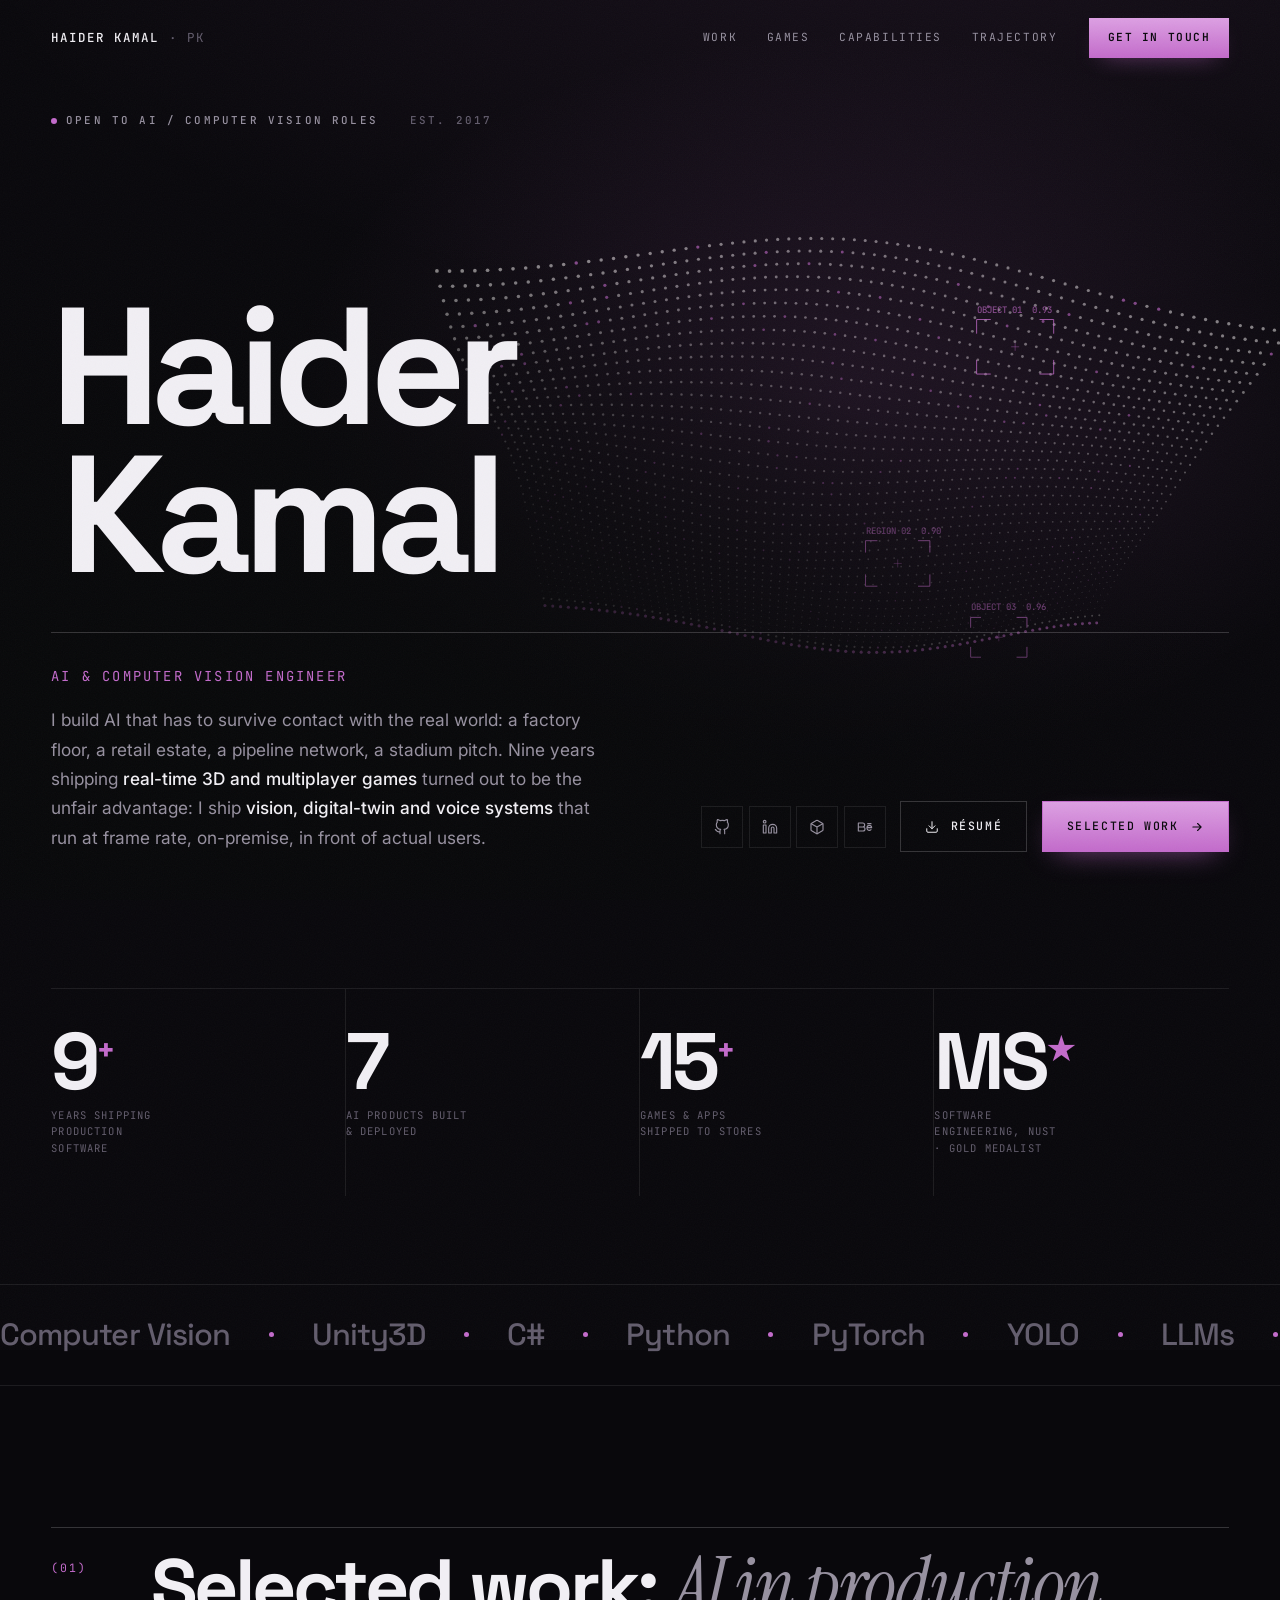
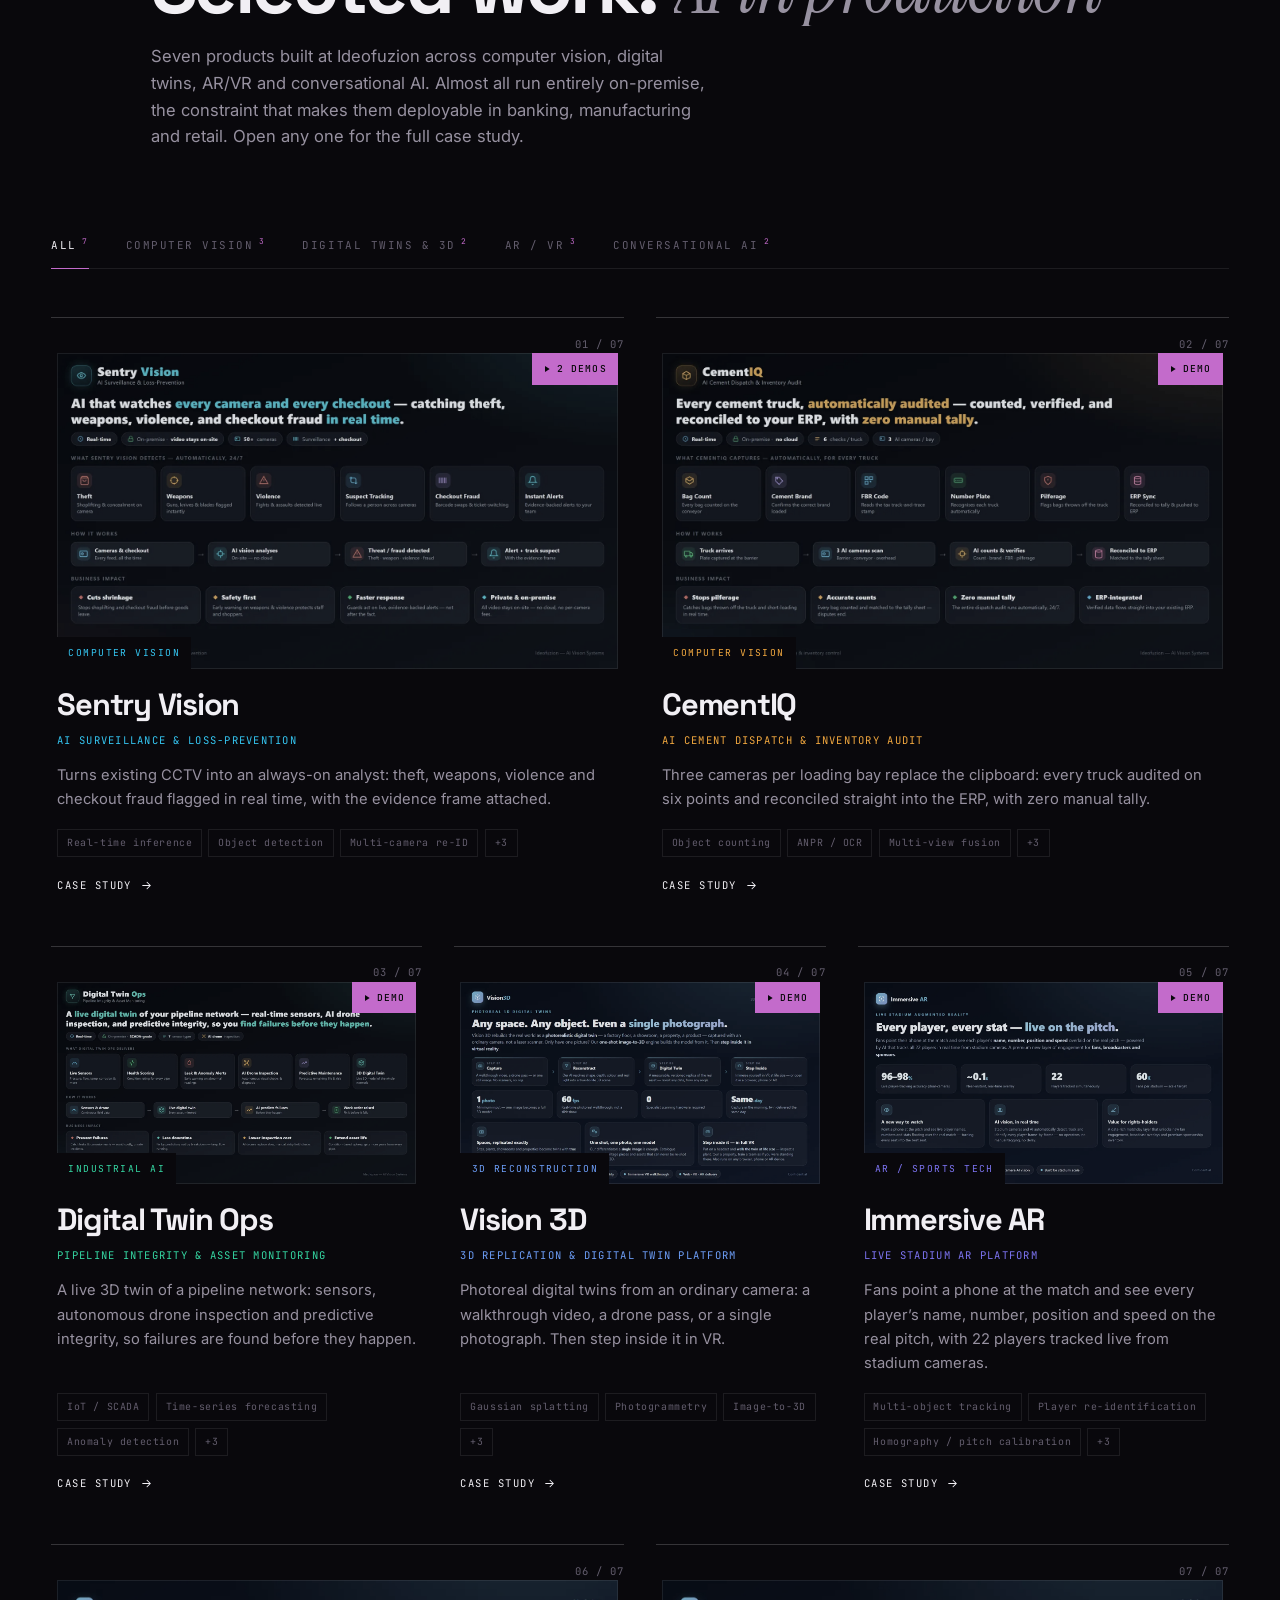
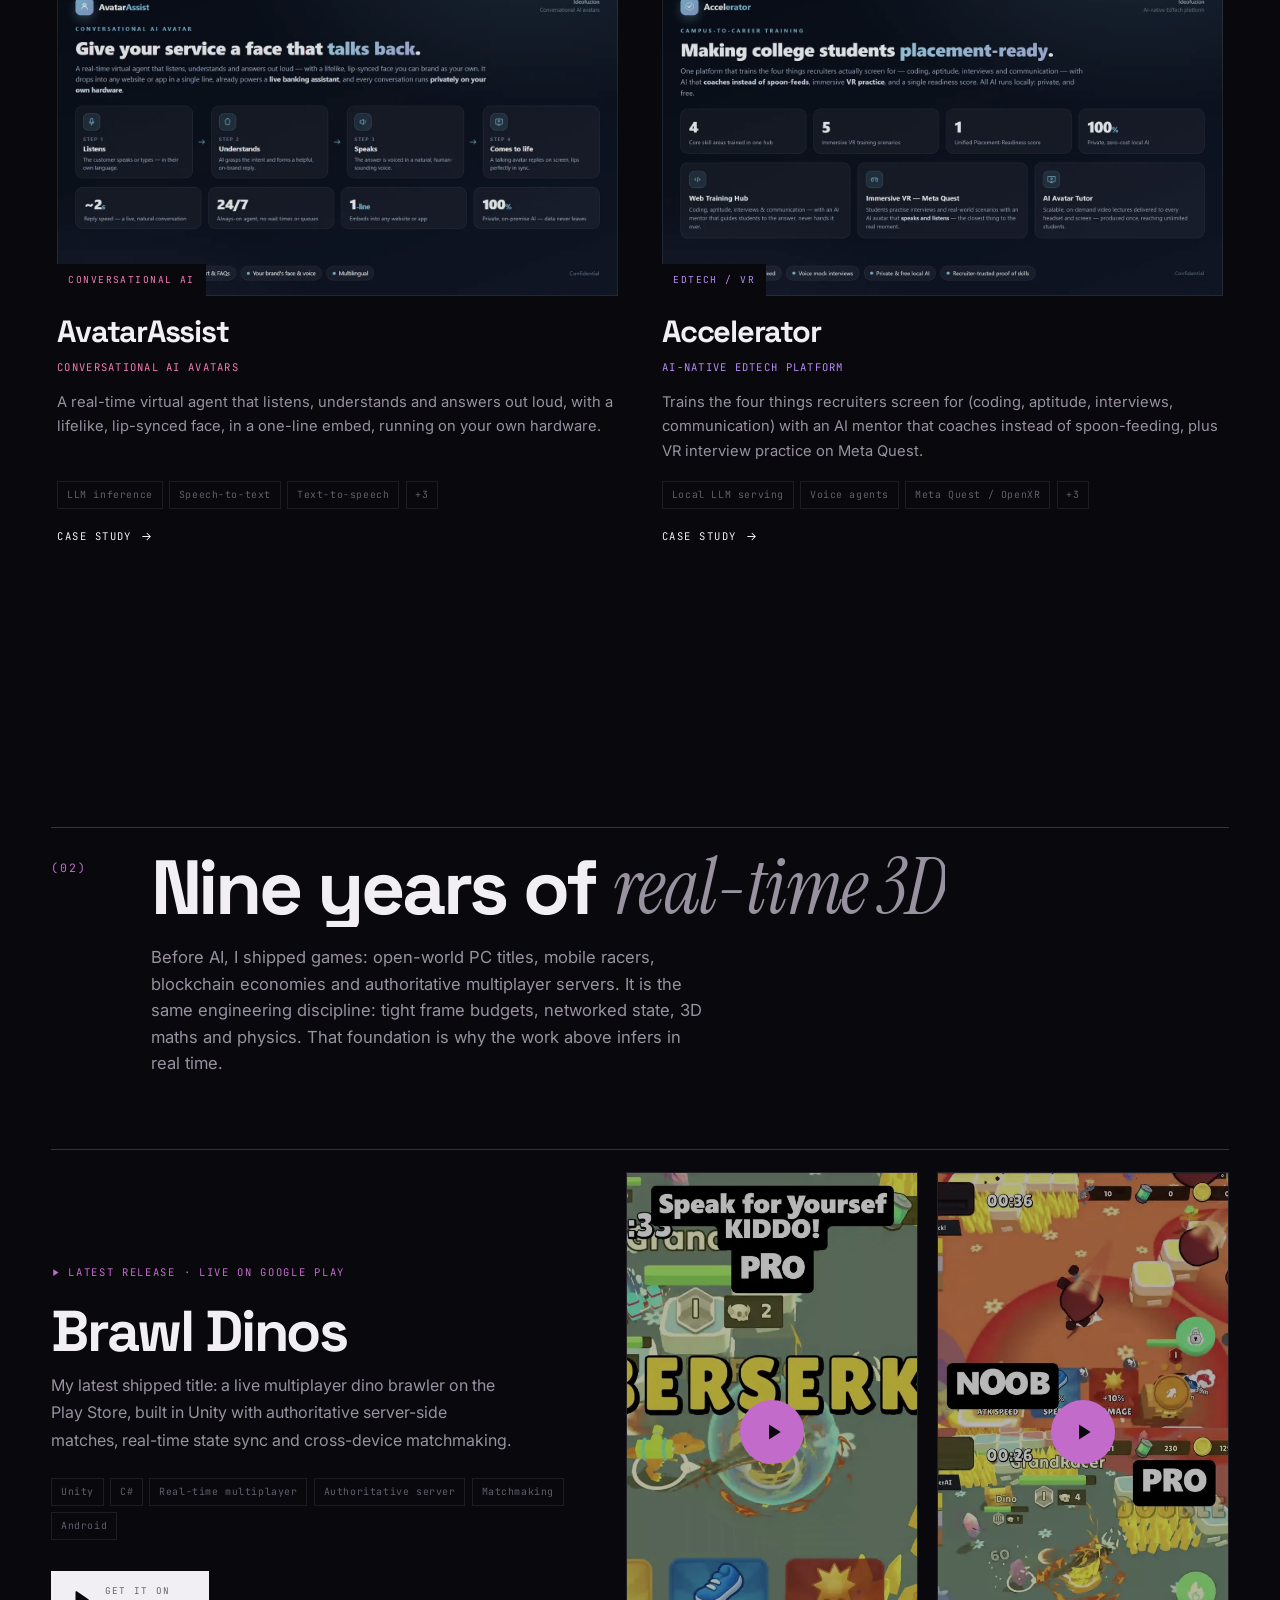
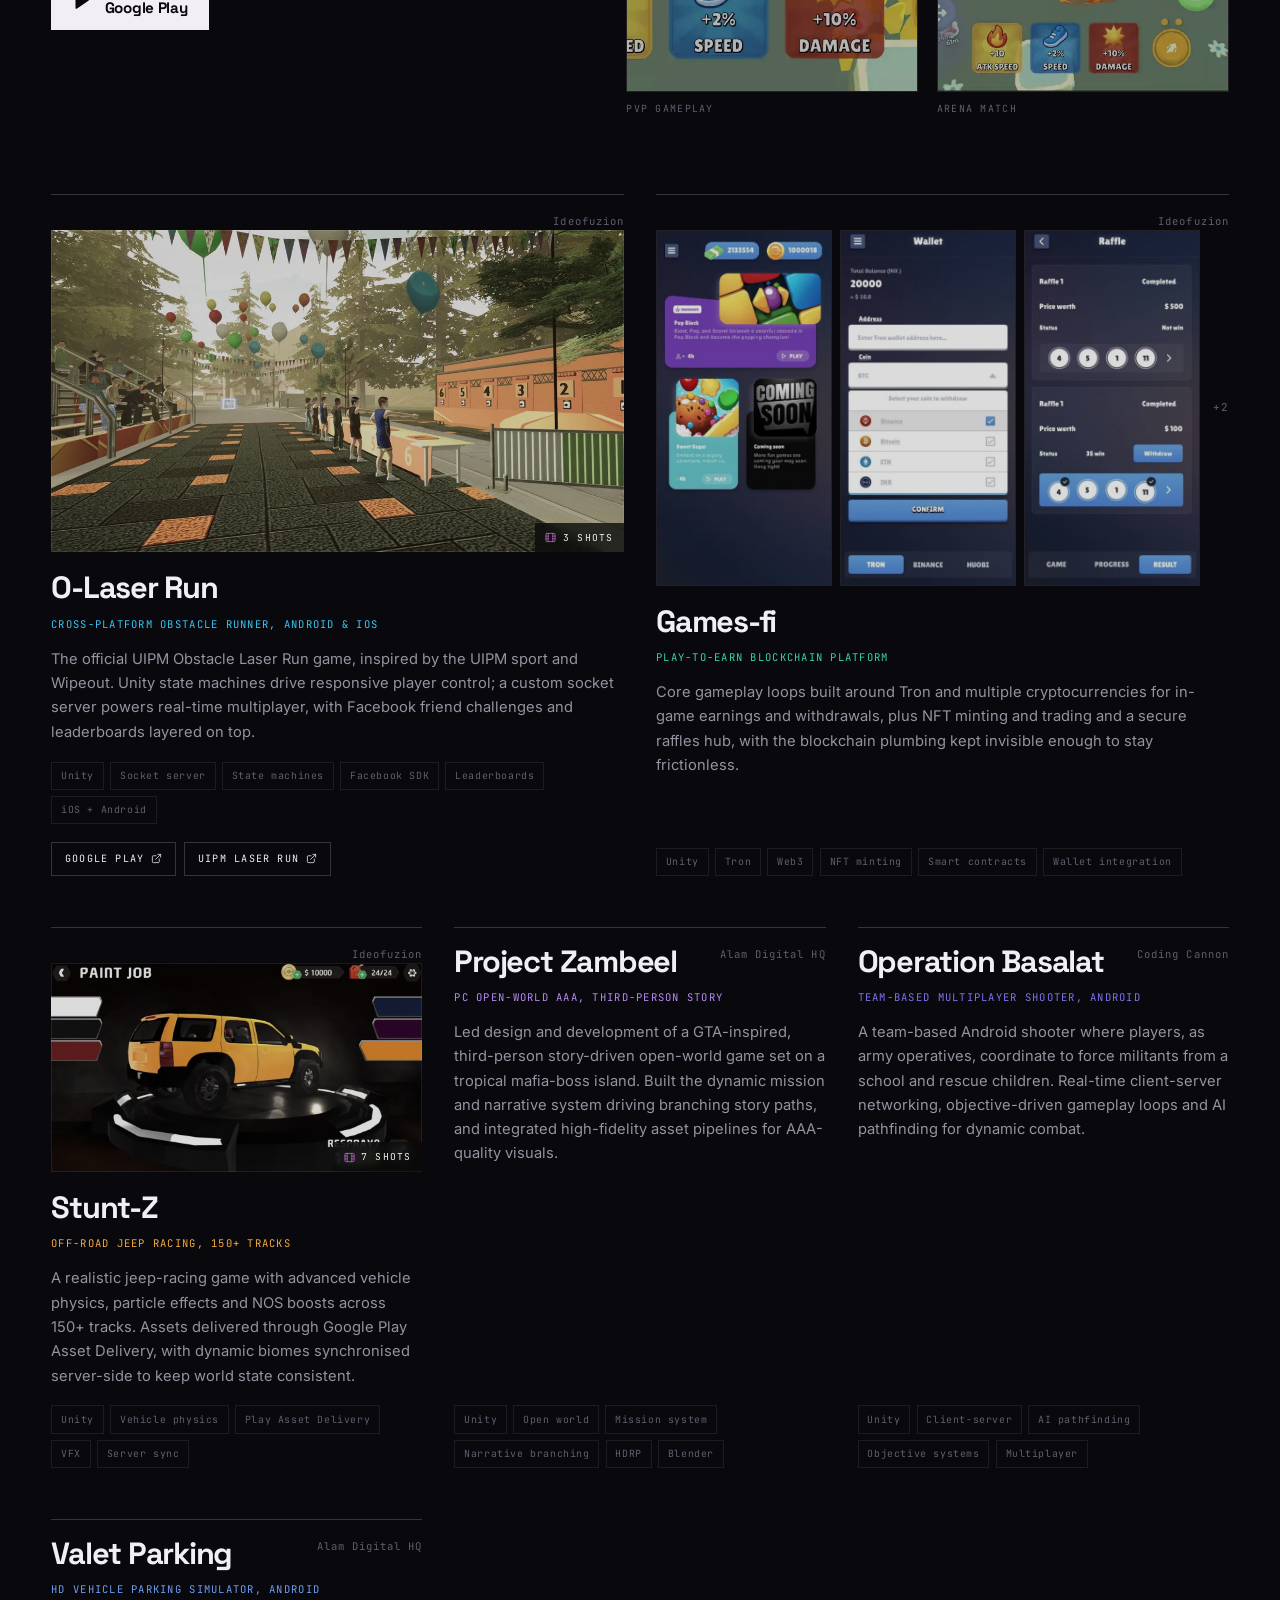
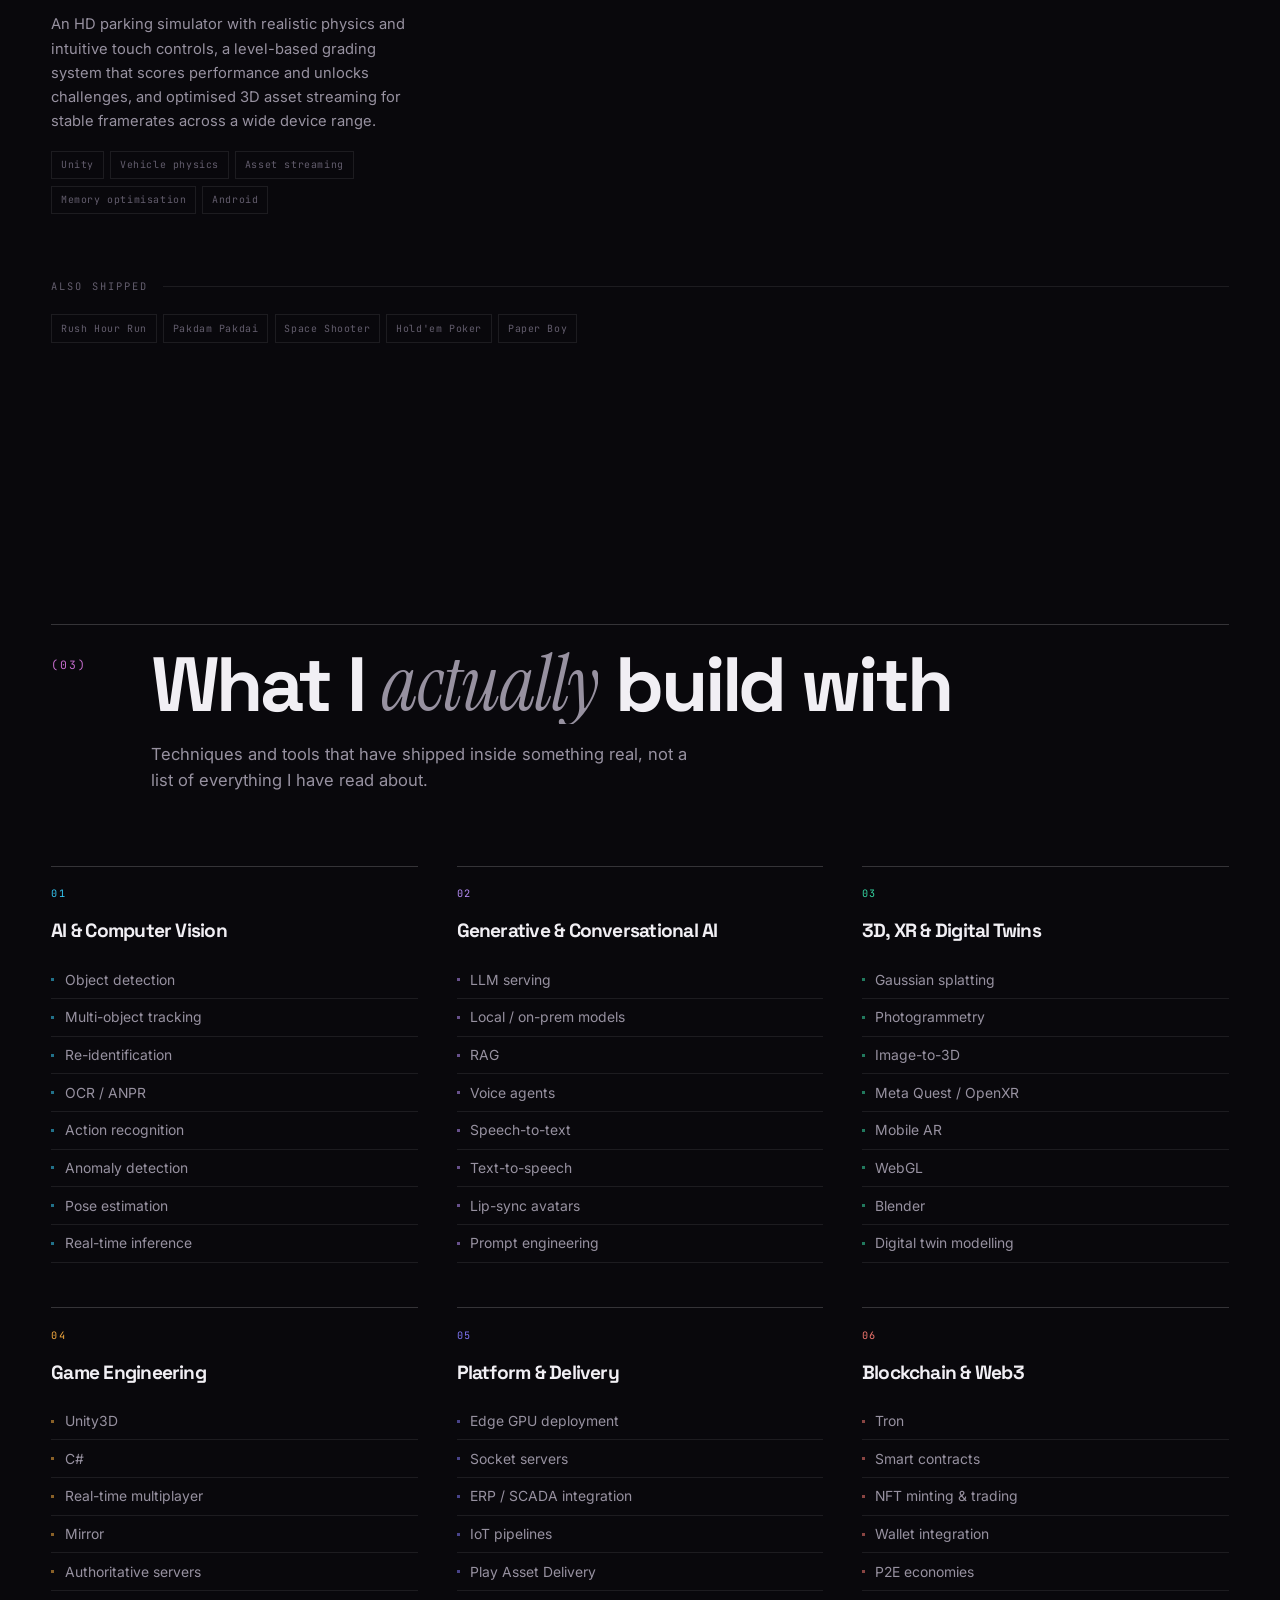
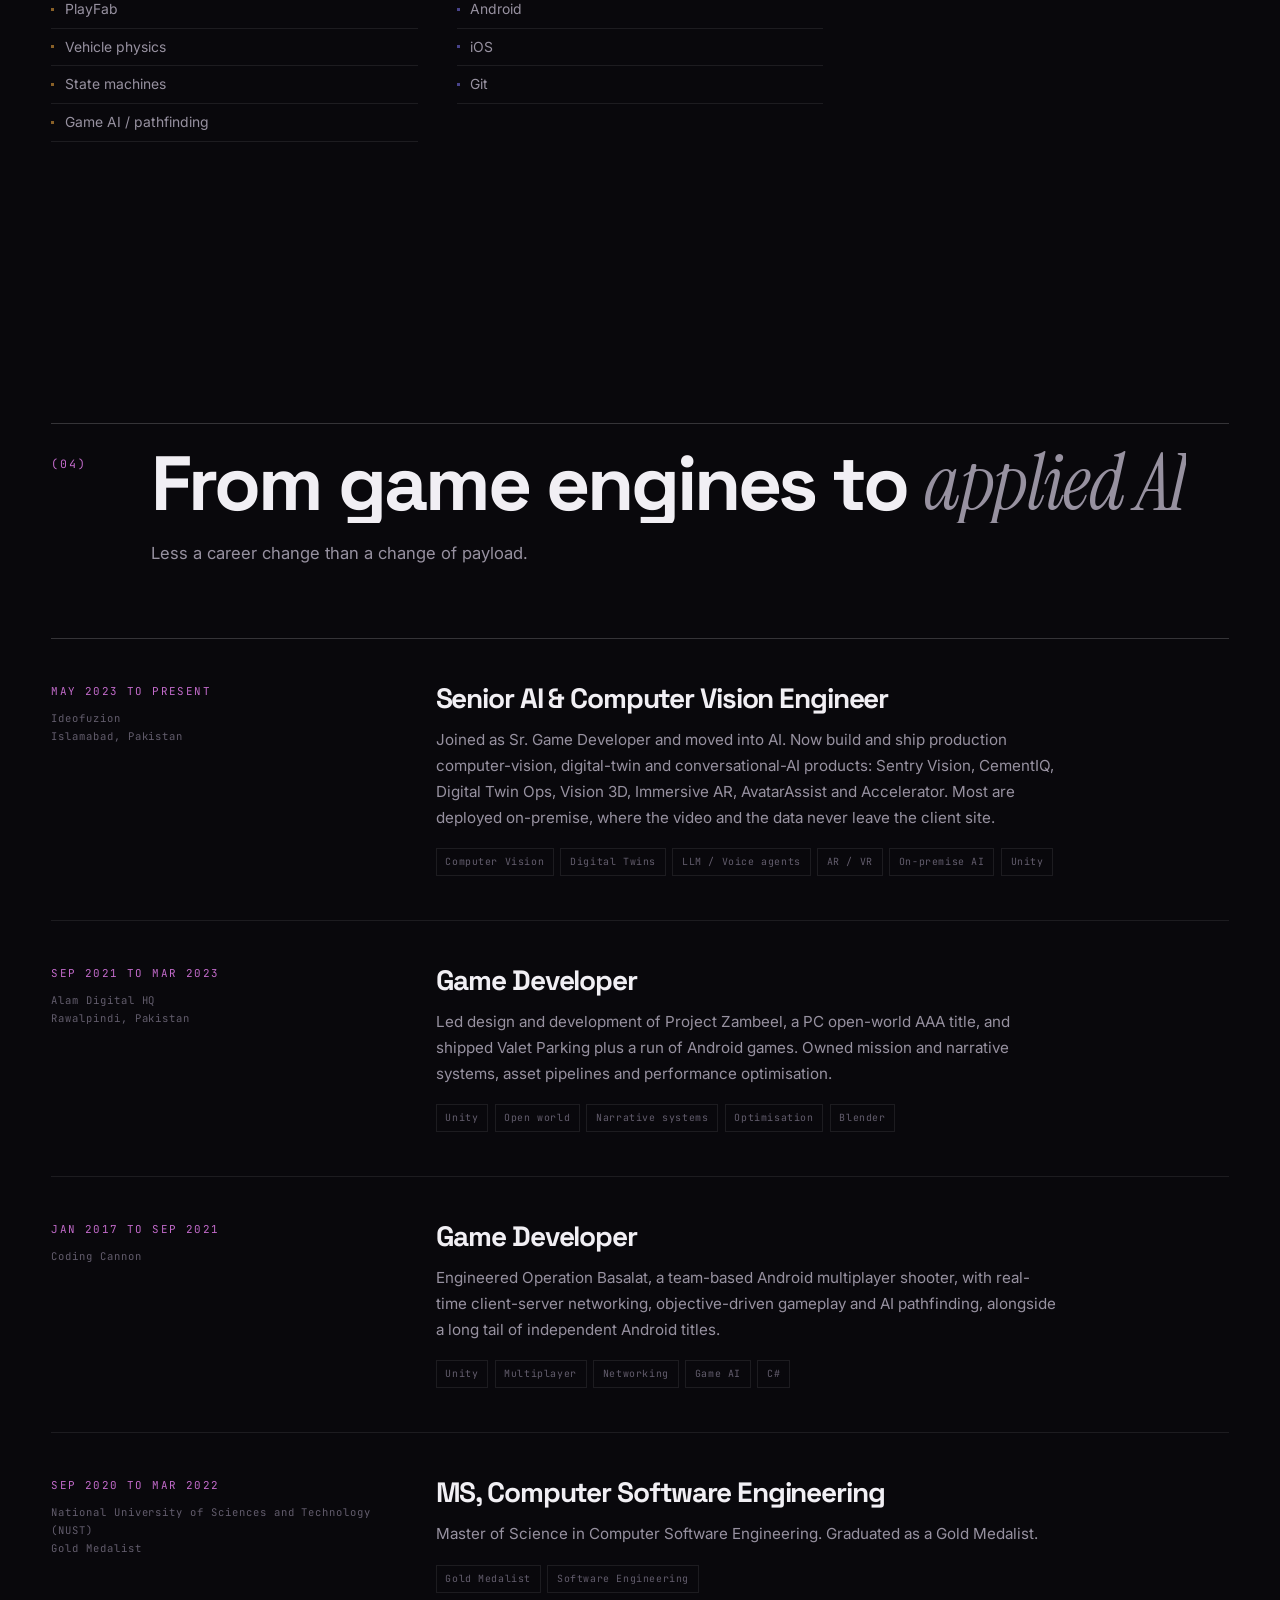
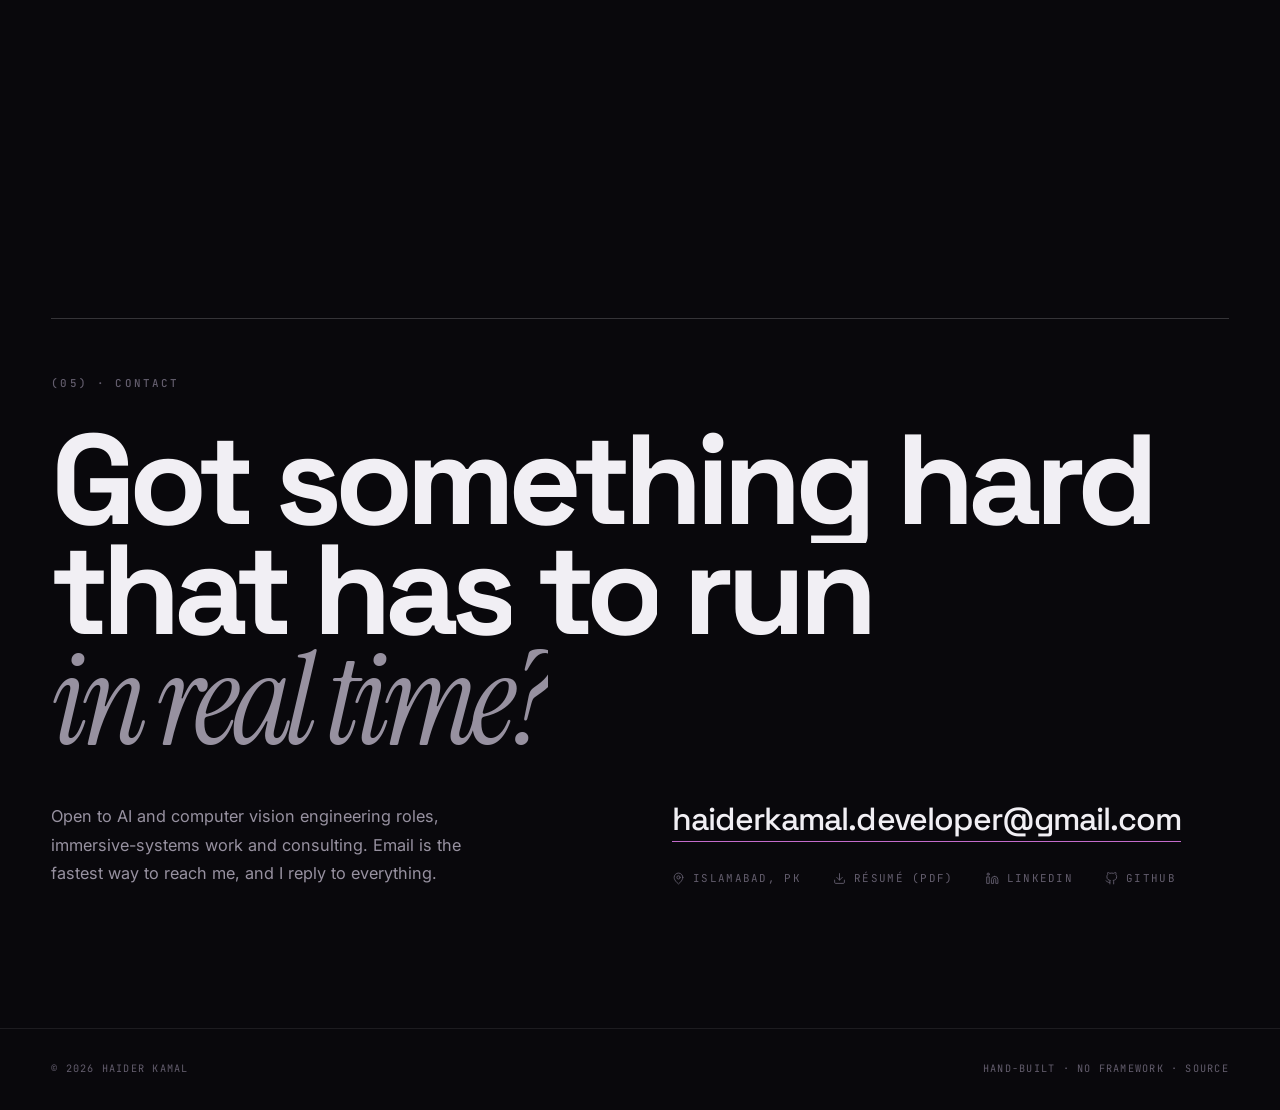
<file: index.html>
<!DOCTYPE html>
<html lang="en">
<head>
<meta charset="utf-8">
<meta name="viewport" content="width=device-width,initial-scale=1">
<title>Haider Kamal | AI, Computer Vision &amp; Real-Time 3D</title>
<meta name="description" content="Haider Kamal builds production computer vision, digital twin, AR/VR and conversational AI systems, with 9+ years shipping Unity games and real-time multiplayer. Islamabad, Pakistan.">
<meta name="author" content="Haider Kamal">
<meta name="theme-color" content="#09080c">
<link rel="canonical" href="https://haiderkamal.github.io/">

<meta property="og:type" content="website">
<meta property="og:url" content="https://haiderkamal.github.io/">
<meta property="og:title" content="Haider Kamal | AI, Computer Vision &amp; Real-Time 3D">
<meta property="og:description" content="Production computer vision, digital twins, AR/VR and conversational AI, plus 9+ years shipping Unity games and real-time multiplayer.">
<meta property="og:image" content="https://haiderkamal.github.io/assets/img/sentry-vision.webp">
<meta name="twitter:card" content="summary_large_image">

<link rel="icon" href="data:image/svg+xml,<svg xmlns='http://www.w3.org/2000/svg' viewBox='0 0 100 100'><rect width='100' height='100' fill='%2309080c'/><text x='50' y='67' font-size='46' font-family='monospace' font-weight='700' text-anchor='middle' fill='%23c36bcb'>HK</text></svg>">

<link rel="preconnect" href="https://fonts.googleapis.com">
<link rel="preconnect" href="https://fonts.gstatic.com" crossorigin>
<link href="https://fonts.googleapis.com/css2?family=Inter:wght@400;500;600&family=Space+Grotesk:wght@500;600;700&family=JetBrains+Mono:wght@400;500&family=Instrument+Serif:ital@0;1&display=swap" rel="stylesheet">
<link rel="stylesheet" href="assets/css/style.css">

<script type="application/ld+json">
{
  "@context": "https://schema.org",
  "@type": "Person",
  "name": "Haider Kamal",
  "jobTitle": "AI, Computer Vision & Immersive Systems Engineer",
  "email": "mailto:haiderkamal.developer@gmail.com",
  "url": "https://haiderkamal.github.io/",
  "address": { "@type": "PostalAddress", "addressLocality": "Islamabad", "addressCountry": "PK" },
  "alumniOf": { "@type": "CollegeOrUniversity", "name": "National University of Sciences and Technology (NUST)" },
  "worksFor": { "@type": "Organization", "name": "Ideofuzion" },
  "sameAs": [
    "https://github.com/haiderkamal",
    "https://www.linkedin.com/in/haiderkamal-598596217",
    "https://www.behance.net/codingCannon",
    "https://sketchfab.com/prorookie123/models"
  ],
  "knowsAbout": ["Computer Vision","Digital Twins","Augmented Reality","Virtual Reality","Large Language Models","Unity3D","Real-time Multiplayer","3D Reconstruction"]
}
</script>
</head>
<body>

<div class="progress" id="progress"></div>

<!-- ============ NAV ============ -->
<header class="nav" id="nav">
  <div class="wrap nav-in">
    <a class="brand" href="#top"><b>Haider Kamal</b><i>· PK</i></a>
    <nav class="nav-links">
      <a href="#work">Work</a>
      <a href="#games">Games</a>
      <a href="#skills">Capabilities</a>
      <a href="#journey">Trajectory</a>
      <a class="nav-cta" href="#contact">Get in touch</a>
    </nav>
    <button class="burger" id="burger" aria-label="Toggle menu"><span></span></button>
  </div>
</header>

<main class="page">

<!-- ============ HERO ============ -->
<section class="hero" id="top">
  <canvas id="cloud" aria-hidden="true"></canvas>
  <div class="wrap hero-top">
    <div class="hero-meta mono-label">
      <span class="avail"><i class="dot"></i> Open to AI / computer vision roles</span>
      <span>Est. 2017</span>
    </div>
  </div>

  <div class="wrap hero-in">
    <h1><span><i>Haider</i></span><span class="l2"><i>Kamal</i></span></h1>

    <div class="hero-lower">
      <div>
        <span class="rotator" id="rotator"></span>
        <p class="hero-lede">
          I build AI that has to survive contact with the real world: a factory floor, a retail estate,
          a pipeline network, a stadium pitch. Nine years shipping
          <strong>real-time 3D and multiplayer games</strong> turned out to be the unfair advantage:
          I ship <strong>vision, digital-twin and voice systems</strong> that run at frame rate,
          on-premise, in front of actual users.
        </p>
      </div>
      <div class="hero-actions">
        <div class="socials">
          <a href="https://github.com/haiderkamal" target="_blank" rel="noopener" aria-label="GitHub" title="GitHub">
            <svg viewBox="0 0 24 24" fill="none" stroke="currentColor" stroke-width="1.7" stroke-linecap="round" stroke-linejoin="round"><path d="M9 19c-5 1.5-5-2.5-7-3m14 6v-3.87a3.37 3.37 0 0 0-.94-2.61c3.14-.35 6.44-1.54 6.44-7A5.44 5.44 0 0 0 20 4.77 5.07 5.07 0 0 0 19.91 1S18.73.65 16 2.48a13.38 13.38 0 0 0-7 0C6.27.65 5.09 1 5.09 1A5.07 5.07 0 0 0 5 4.77a5.44 5.44 0 0 0-1.5 3.78c0 5.42 3.3 6.61 6.44 7A3.37 3.37 0 0 0 9 18.13V22"/></svg>
          </a>
          <a href="https://www.linkedin.com/in/haiderkamal-598596217" target="_blank" rel="noopener" aria-label="LinkedIn" title="LinkedIn">
            <svg viewBox="0 0 24 24" fill="none" stroke="currentColor" stroke-width="1.7" stroke-linecap="round" stroke-linejoin="round"><path d="M16 8a6 6 0 0 1 6 6v7h-4v-7a2 2 0 0 0-4 0v7h-4v-7a6 6 0 0 1 6-6z"/><rect x="2" y="9" width="4" height="12"/><circle cx="4" cy="4" r="2"/></svg>
          </a>
          <a href="https://sketchfab.com/prorookie123/models" target="_blank" rel="noopener" aria-label="Sketchfab" title="Sketchfab · 3D models">
            <svg viewBox="0 0 24 24" fill="none" stroke="currentColor" stroke-width="1.7" stroke-linecap="round" stroke-linejoin="round"><path d="M21 16V8a2 2 0 0 0-1-1.73l-7-4a2 2 0 0 0-2 0l-7 4A2 2 0 0 0 3 8v8a2 2 0 0 0 1 1.73l7 4a2 2 0 0 0 2 0l7-4A2 2 0 0 0 21 16Z"/><path d="m3.3 7 8.7 5 8.7-5M12 22V12"/></svg>
          </a>
          <a href="https://www.behance.net/codingCannon" target="_blank" rel="noopener" aria-label="Behance" title="Behance">
            <svg viewBox="0 0 24 24" fill="none" stroke="currentColor" stroke-width="1.7" stroke-linecap="round" stroke-linejoin="round"><path d="M2 6h6.5a3 3 0 0 1 0 6H2zM2 12h7a3 3 0 0 1 0 6H2zM15 13h7a3.5 3.5 0 1 0-7 0v1a3.5 3.5 0 0 0 6 2"/><path d="M16 7h5"/></svg>
          </a>
        </div>
        <a class="btn" href="assets/Haider-Kamal-CV.pdf" download><span>
          <svg viewBox="0 0 24 24" fill="none" stroke="currentColor" stroke-width="1.7" stroke-linecap="round" stroke-linejoin="round"><path d="M21 15v4a2 2 0 0 1-2 2H5a2 2 0 0 1-2-2v-4"/><path d="m7 10 5 5 5-5"/><path d="M12 15V3"/></svg>
          Résumé</span></a>
        <a class="btn btn-solid" href="#work"><span>Selected work
          <svg viewBox="0 0 24 24" fill="none" stroke="currentColor" stroke-width="1.9" stroke-linecap="round" stroke-linejoin="round"><path d="M5 12h14M13 6l6 6-6 6"/></svg></span></a>
      </div>
    </div>
  </div>
</section>

<!-- ============ STATS ============ -->
<div class="wrap">
  <div class="stats rv">
    <div class="stat"><b>9<sup>+</sup></b><span>Years shipping production software</span></div>
    <div class="stat"><b>7</b><span>AI products built &amp; deployed</span></div>
    <div class="stat"><b>15<sup>+</sup></b><span>Games &amp; apps shipped to stores</span></div>
    <div class="stat"><b>MS<sup>★</sup></b><span>Software Engineering, NUST · Gold Medalist</span></div>
  </div>
</div>

<!-- ============ MARQUEE ============ -->
<div class="marquee" aria-hidden="true"><div class="marquee-track" id="marquee"></div></div>

<!-- ============ WORK ============ -->
<section id="work">
  <div class="wrap">
    <header class="sec-head">
      <span class="sec-idx">(01)</span>
      <div>
        <h2 class="split">Selected work: <em>AI in production</em></h2>
        <p>
          Seven products built at Ideofuzion across computer vision, digital twins, AR/VR and
          conversational AI. Almost all run entirely on-premise, the constraint that makes them
          deployable in banking, manufacturing and retail. Open any one for the full case study.
        </p>
      </div>
    </header>
    <div class="filters" id="filters"></div>
    <div class="grid" id="project-grid"></div>
  </div>
</section>

<!-- ============ GAMES ============ -->
<section id="games">
  <div class="wrap">
    <header class="sec-head">
      <span class="sec-idx">(02)</span>
      <div>
        <h2 class="split">Nine years of <em>real-time 3D</em></h2>
        <p>
          Before AI, I shipped games: open-world PC titles, mobile racers, blockchain economies and
          authoritative multiplayer servers. It is the same engineering discipline: tight frame budgets,
          networked state, 3D maths and physics. That foundation is why the work above infers in real time.
        </p>
      </div>
    </header>

    <div class="featured rv" id="featured"></div>
    <div class="grid" id="games-grid"></div>

    <div class="rv" style="margin-top:clamp(2.5rem,5vw,4rem)">
      <div class="m-h">Also shipped</div>
      <div class="pills" id="also"></div>
    </div>
  </div>
</section>

<!-- ============ CAPABILITIES ============ -->
<section id="skills">
  <div class="wrap">
    <header class="sec-head">
      <span class="sec-idx">(03)</span>
      <div>
        <h2 class="split">What I <em>actually</em> build with</h2>
        <p>Techniques and tools that have shipped inside something real, not a list of everything I have read about.</p>
      </div>
    </header>
    <div class="skills" id="skills-grid"></div>
  </div>
</section>

<!-- ============ TRAJECTORY ============ -->
<section id="journey">
  <div class="wrap">
    <header class="sec-head">
      <span class="sec-idx">(04)</span>
      <div>
        <h2 class="split">From game engines to <em>applied AI</em></h2>
        <p>Less a career change than a change of payload.</p>
      </div>
    </header>
    <div id="timeline"></div>
  </div>
</section>

<!-- ============ CONTACT ============ -->
<section id="contact">
  <div class="wrap">
    <div class="contact">
      <span class="mono-label">(05) · Contact</span>
      <h2 class="split">Got something hard that has to run <em>in real time?</em></h2>
      <div class="contact-grid">
        <p>
          Open to AI and computer vision engineering roles, immersive-systems work and consulting.
          Email is the fastest way to reach me, and I reply to everything.
        </p>
        <div>
          <a class="mail" href="mailto:haiderkamal.developer@gmail.com">haiderkamal.developer@gmail.com</a>
          <div class="contact-meta">
            <span>
              <svg viewBox="0 0 24 24" fill="none" stroke="currentColor" stroke-width="1.7" stroke-linecap="round" stroke-linejoin="round"><path d="M20 10c0 6-8 12-8 12s-8-6-8-12a8 8 0 0 1 16 0Z"/><circle cx="12" cy="10" r="3"/></svg>
              Islamabad, PK
            </span>
            <a href="assets/Haider-Kamal-CV.pdf" download>
              <svg viewBox="0 0 24 24" fill="none" stroke="currentColor" stroke-width="1.7" stroke-linecap="round" stroke-linejoin="round"><path d="M21 15v4a2 2 0 0 1-2 2H5a2 2 0 0 1-2-2v-4"/><path d="m7 10 5 5 5-5"/><path d="M12 15V3"/></svg>
              Résumé (PDF)
            </a>
            <a href="https://www.linkedin.com/in/haiderkamal-598596217" target="_blank" rel="noopener">
              <svg viewBox="0 0 24 24" fill="none" stroke="currentColor" stroke-width="1.7" stroke-linecap="round" stroke-linejoin="round"><path d="M16 8a6 6 0 0 1 6 6v7h-4v-7a2 2 0 0 0-4 0v7h-4v-7a6 6 0 0 1 6-6z"/><rect x="2" y="9" width="4" height="12"/><circle cx="4" cy="4" r="2"/></svg>
              LinkedIn
            </a>
            <a href="https://github.com/haiderkamal" target="_blank" rel="noopener">
              <svg viewBox="0 0 24 24" fill="none" stroke="currentColor" stroke-width="1.7" stroke-linecap="round" stroke-linejoin="round"><path d="M9 19c-5 1.5-5-2.5-7-3m14 6v-3.87a3.37 3.37 0 0 0-.94-2.61c3.14-.35 6.44-1.54 6.44-7A5.44 5.44 0 0 0 20 4.77 5.07 5.07 0 0 0 19.91 1S18.73.65 16 2.48a13.38 13.38 0 0 0-7 0C6.27.65 5.09 1 5.09 1A5.07 5.07 0 0 0 5 4.77a5.44 5.44 0 0 0-1.5 3.78c0 5.42 3.3 6.61 6.44 7A3.37 3.37 0 0 0 9 18.13V22"/></svg>
              GitHub
            </a>
          </div>
        </div>
      </div>
    </div>
  </div>
</section>

</main>

<footer>
  <div class="wrap foot-in">
    <span>© <span id="year"></span> Haider Kamal</span>
    <span>Hand-built · no framework · <a href="https://github.com/haiderkamal/haiderkamal.github.io" target="_blank" rel="noopener">source</a></span>
  </div>
</footer>

<!-- ============ MODAL ============ -->
<div class="modal" id="modal" role="dialog" aria-modal="true" aria-labelledby="modal-title">
  <div class="modal-panel" id="modal-panel"></div>
</div>

<!-- ============ SCREENSHOT LIGHTBOX ============ -->
<div class="lightbox" id="lightbox" role="dialog" aria-modal="true" aria-label="Screenshot viewer">
  <button class="lb-close" aria-label="Close viewer">
    <svg viewBox="0 0 24 24" fill="none" stroke="currentColor" stroke-width="1.9" stroke-linecap="round" stroke-linejoin="round"><path d="M18 6 6 18M6 6l12 12"/></svg>
  </button>
  <button class="lb-nav lb-prev" aria-label="Previous screenshot">
    <svg viewBox="0 0 24 24" fill="none" stroke="currentColor" stroke-width="1.7" stroke-linecap="round" stroke-linejoin="round"><path d="M15 18l-6-6 6-6"/></svg>
  </button>
  <figure class="lb-stage">
    <img id="lb-img" alt="">
    <figcaption><span id="lb-cap"></span><span id="lb-n"></span></figcaption>
  </figure>
  <button class="lb-nav lb-next" aria-label="Next screenshot">
    <svg viewBox="0 0 24 24" fill="none" stroke="currentColor" stroke-width="1.7" stroke-linecap="round" stroke-linejoin="round"><path d="M9 18l6-6-6-6"/></svg>
  </button>
</div>

<script src="assets/js/data.js"></script>
<script src="assets/js/cloud.js"></script>
<script src="assets/js/main.js"></script>
</body>
</html>
</file>
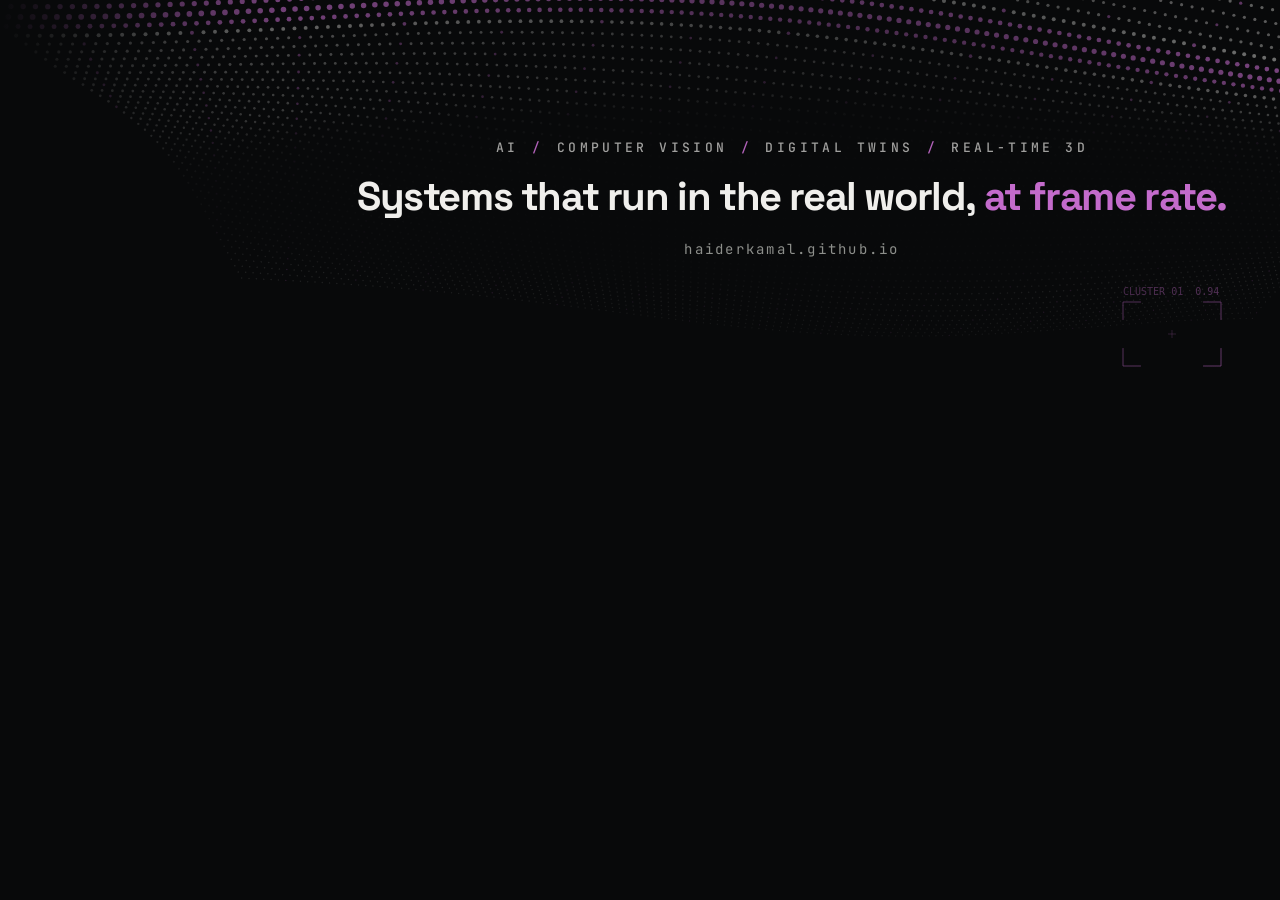
<file: assets/banner.html>
<!DOCTYPE html>
<html lang="en">
<head>
<meta charset="utf-8">
<title>LinkedIn banner source</title>
<!--
  LinkedIn banner source, 1584 x 396.

  Renders ONE deterministic frame of the hero point cloud (no rAF, fixed T)
  so a screenshot is reproducible. Open with #clean for the version without
  the text block.

  Safe zones this respects:
    - the profile photo overlaps the bottom-left, so nothing important sits
      below y=250 on the left third
    - mobile crops to roughly the middle 60%, so the text block is centred
-->
<link rel="preconnect" href="https://fonts.googleapis.com">
<link rel="preconnect" href="https://fonts.gstatic.com" crossorigin>
<link href="https://fonts.googleapis.com/css2?family=Space+Grotesk:wght@500;700&family=JetBrains+Mono:wght@400;500&display=swap" rel="stylesheet">
<style>
  :root{ --ink:#08090a; --paper:#f0efec; --dim:#8d8f8b; --accent:#c36bcb; }
  *{box-sizing:border-box}
  html,body{margin:0;padding:0;background:var(--ink)}
  .banner{
    position:relative;width:1584px;height:396px;overflow:hidden;
    background:var(--ink);
  }
  #cloud{position:absolute;inset:0;width:100%;height:100%;z-index:0}
  .vignette{
    position:absolute;inset:0;z-index:1;pointer-events:none;
    background:
      radial-gradient(60% 150% at 50% 55%, rgba(8,9,10,.88) 0%, rgba(8,9,10,.45) 45%, transparent 75%),
      linear-gradient(to right, var(--ink) 0%, rgba(8,9,10,.25) 18%, transparent 34%),
      linear-gradient(to left,  var(--ink) 0%, rgba(8,9,10,.15) 12%, transparent 28%);
  }
  .copy{
    position:absolute;z-index:2;left:50%;top:50%;transform:translate(-50%,-50%);
    text-align:center;width:1240px;
  }
  /* the text must sit on ink, not on lit points */
  .copy::before{
    content:"";position:absolute;z-index:-1;left:-140px;right:-140px;top:-64px;bottom:-56px;
    background:radial-gradient(ellipse 60% 52% at 50% 50%,
      rgba(8,9,10,.97) 0%, rgba(8,9,10,.93) 42%, rgba(8,9,10,.72) 66%, rgba(8,9,10,0) 84%);
  }
  .kicker{
    font-family:"JetBrains Mono",ui-monospace,monospace;font-size:13px;font-weight:500;
    letter-spacing:.26em;text-transform:uppercase;color:rgba(240,239,236,.66);margin:0 0 18px;
  }
  .kicker i{font-style:normal;color:var(--accent);opacity:.9;padding:0 .15em}
  .line{
    font-family:"Space Grotesk","Inter",system-ui,sans-serif;font-weight:700;
    font-size:40px;line-height:1.15;letter-spacing:-.035em;color:var(--paper);
    margin:0 0 20px;white-space:nowrap;
  }
  .line b{font-weight:700;color:var(--accent)}
  .url{
    font-family:"JetBrains Mono",ui-monospace,monospace;font-size:14px;letter-spacing:.16em;
    text-transform:lowercase;color:var(--dim);margin:0;
  }
  .rule{
    position:absolute;z-index:2;left:50%;transform:translateX(-50%);
    width:120px;height:1px;background:var(--accent);opacity:.5;bottom:52px;
  }
  :root:target{}
  body.clean .copy,body.clean .rule{display:none}
</style>
</head>
<body>
<div class="banner">
  <canvas id="cloud" width="1584" height="396"></canvas>
  <div class="vignette"></div>
  <div class="copy">
    <p class="kicker">AI <i>/</i> Computer Vision <i>/</i> Digital Twins <i>/</i> Real-Time 3D</p>
    <p class="line">Systems that run in the real world, <b>at frame rate.</b></p>
    <p class="url">haiderkamal.github.io</p>
  </div>
</div>

<script>
(function () {
  if (location.hash === '#clean') document.body.classList.add('clean');

  // ?c=RRGGBB repaints the whole banner, canvas included
  var q = /[?&]c=([0-9a-fA-F]{6})/.exec(location.search);
  if (q) document.documentElement.style.setProperty('--accent', '#' + q[1]);
  var hex = getComputedStyle(document.documentElement)
              .getPropertyValue('--accent').trim().replace('#', '');
  var AR = parseInt(hex.substr(0, 2), 16),
      AG = parseInt(hex.substr(2, 2), 16),
      AB = parseInt(hex.substr(4, 2), 16);
  function acc(a) { return 'rgba(' + AR + ',' + AG + ',' + AB + ',' + a + ')'; }

  var cv  = document.getElementById('cloud');
  var ctx = cv.getContext('2d');
  var W = 1584, H = 396;

  // wider, shallower grid than the site hero: a 4:1 strip reads as a horizon band
  var COLS = 150, ROWS = 46;
  var SPAN_X = 2600, SPAN_Z = 1150;
  var pts = [];
  for (var i = 0; i < COLS; i++) {
    for (var j = 0; j < ROWS; j++) {
      var u = i / (COLS - 1) * 2 - 1;
      var v = j / (ROWS - 1) * 2 - 1;
      pts.push({ u:u, v:v, x:u * SPAN_X / 2, z:v * SPAN_Z / 2, sx:0, sy:0, s:0,
                 hot: ((i * 7 + j * 13) % 19) === 0 });
    }
  }

  var T = 3.15;                     // fixed time: the frame is deterministic
  var FOCAL = 980, DIST = 1050, TILT = -0.62;
  var ry = 0.10, rx = TILT;
  var cosY = Math.cos(ry), sinY = Math.sin(ry);
  var cosX = Math.cos(rx), sinX = Math.sin(rx);
  var cx = W * 0.5, cy = H * 0.46;
  var scan = -0.74;

  ctx.clearRect(0, 0, W, H);

  for (var k = 0; k < pts.length; k++) {
    var p = pts[k];
    var y = (Math.sin(p.u * 2.6 + T * 0.5) * Math.cos(p.v * 2.1 - T * 0.36) * 74)
          + Math.sin((p.u + p.v) * 4.1 + T * 0.8) * 16;

    var x1 = p.x * cosY - p.z * sinY;
    var z1 = p.x * sinY + p.z * cosY;
    var y1 = y * cosX - z1 * sinX;
    var z2 = y * sinX + z1 * cosX;

    var s = FOCAL / (FOCAL + z2 + DIST);
    p.sx = cx + x1 * s; p.sy = cy + y1 * s; p.s = s;

    var near  = 1 - Math.min(1, Math.abs(p.v - scan) / 0.14);
    var depth = Math.max(0, Math.min(1, (s - 0.34) / 0.34));
    var a = 0.10 + depth * 0.52;
    var r = 0.45 + depth * 1.5;
    if (near > 0) { a += near * 0.45; r += near * 1.2; }

    ctx.fillStyle = (p.hot || near > 0.5)
      ? acc(Math.min(0.9, a + 0.12).toFixed(3))
      : 'rgba(240,239,236,' + a.toFixed(3) + ')';
    ctx.beginPath();
    ctx.arc(p.sx, p.sy, r, 0, 6.2832);
    ctx.fill();
  }

  // brackets placed in screen space, kept clear of the headline and of the
  // bottom-left corner where the profile photo overlaps
  var boxes = [
    { x: 1356, y: 286, w: 128, h: 84, label: 'SURFACE 02', conf: '0.96' },
    { x: 1172, y: 334, w: 98,  h: 64, label: 'CLUSTER 01', conf: '0.94' }
  ];
  ctx.lineWidth = 1;
  ctx.font = '500 10px "JetBrains Mono", ui-monospace, monospace';

  for (var b = 0; b < boxes.length; b++) {
    var o = boxes[b];
    var w = o.w, h = o.h, x = o.x - w / 2, yy = o.y - h / 2;
    var arm = Math.min(w, h) * 0.28;

    ctx.strokeStyle = acc(0.8);
    ctx.beginPath();
    ctx.moveTo(x, yy + arm);          ctx.lineTo(x, yy);            ctx.lineTo(x + arm, yy);
    ctx.moveTo(x + w - arm, yy);      ctx.lineTo(x + w, yy);        ctx.lineTo(x + w, yy + arm);
    ctx.moveTo(x + w, yy + h - arm);  ctx.lineTo(x + w, yy + h);    ctx.lineTo(x + w - arm, yy + h);
    ctx.moveTo(x + arm, yy + h);      ctx.lineTo(x, yy + h);        ctx.lineTo(x, yy + h - arm);
    ctx.stroke();

    ctx.strokeStyle = acc(0.38);
    ctx.beginPath();
    ctx.moveTo(o.x - 4, o.y); ctx.lineTo(o.x + 4, o.y);
    ctx.moveTo(o.x, o.y - 4); ctx.lineTo(o.x, o.y + 4);
    ctx.stroke();

    ctx.fillStyle = acc(0.72);
    ctx.fillText(o.label + '  ' + o.conf, x, yy - 7);
  }
})();
</script>
</body>
</html>
</file>
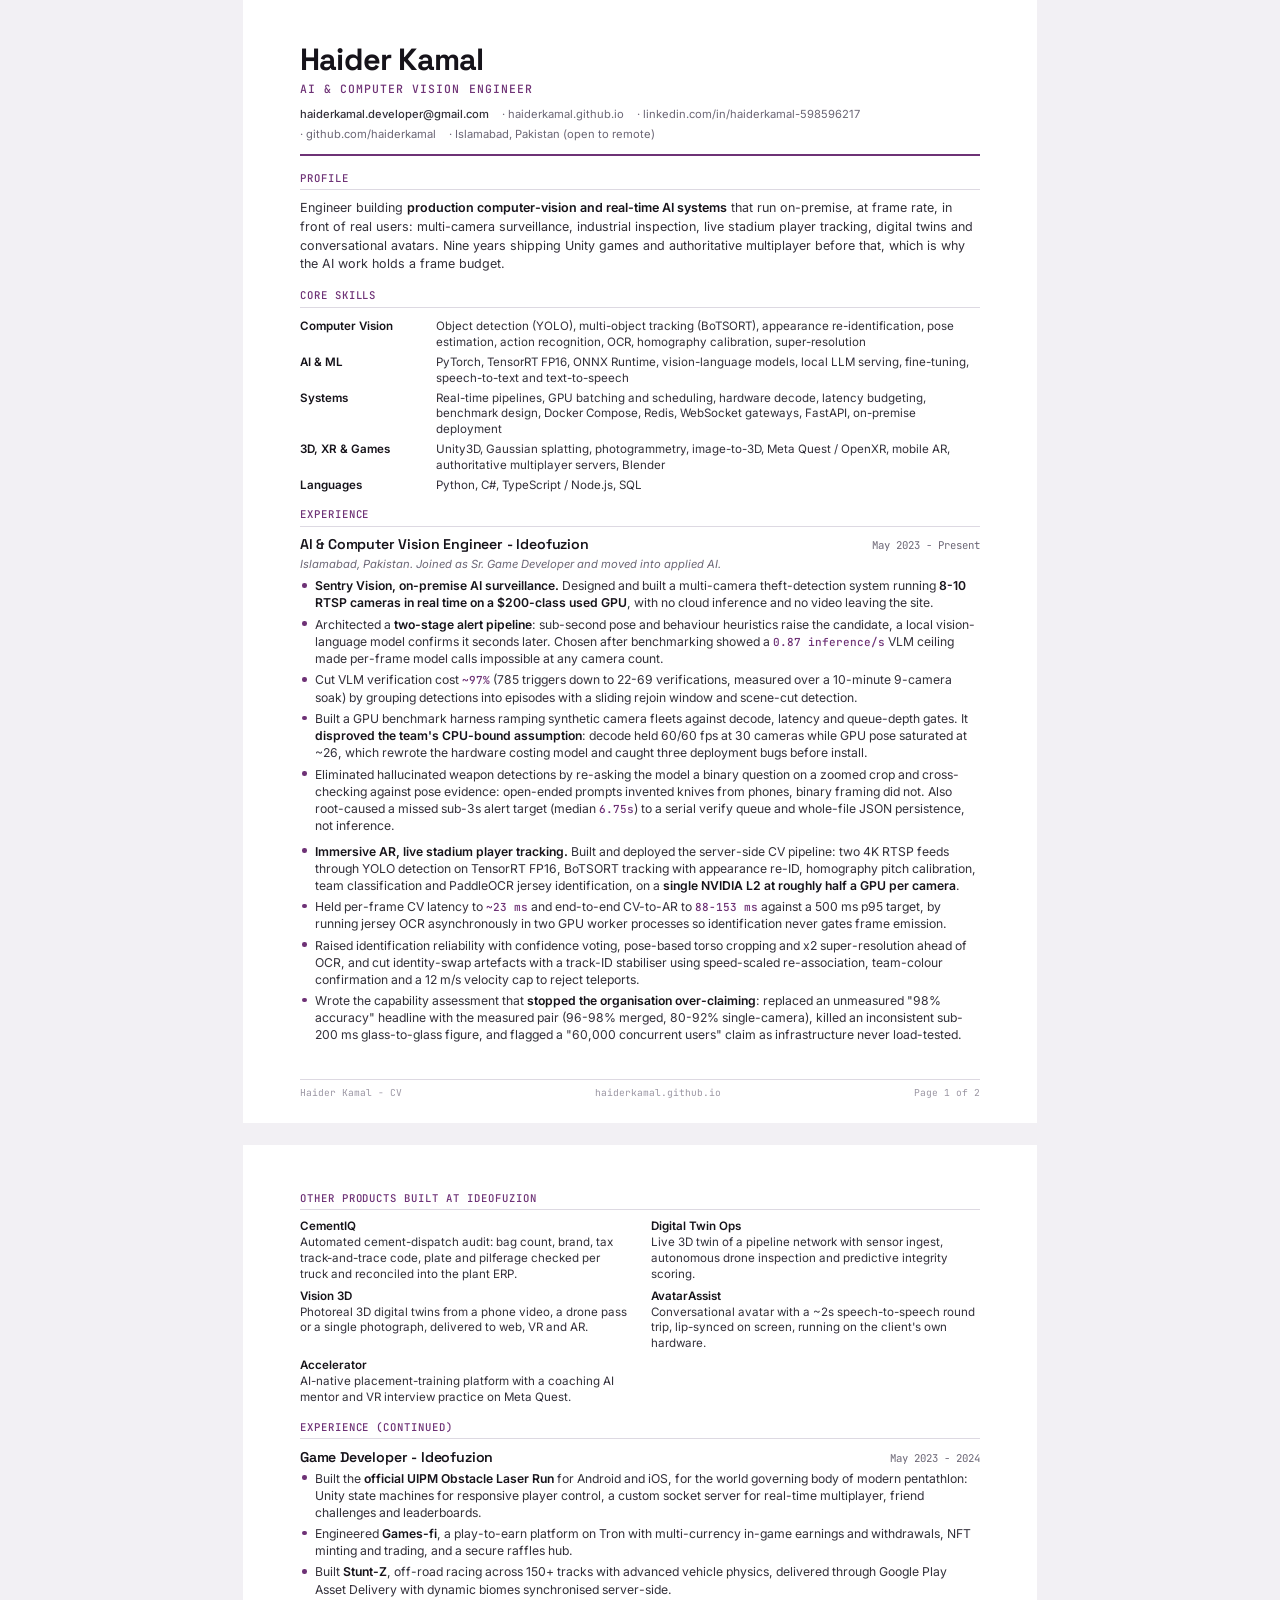
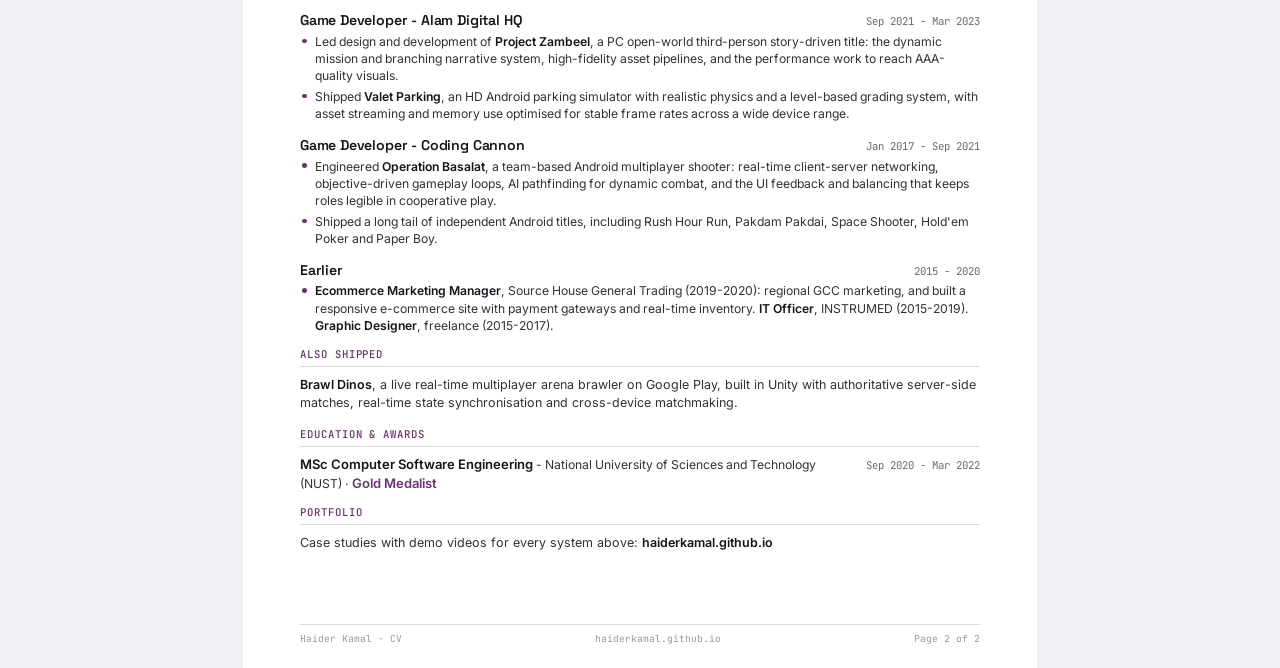
<file: assets/cv.html>
<!DOCTYPE html>
<html lang="en">
<head>
<meta charset="utf-8">
<title>Haider Kamal - CV</title>
<!--
  Print source for assets/Haider-Kamal-CV.pdf.
  Render:  node scripts/build-cv.js   (headless Chrome -> A4 PDF)

  Single column on purpose: applicant tracking systems parse one column
  reliably and mangle two. All real text, no images, so it stays searchable.
  Accent is the tie purple at its true value (#6E3276) rather than the lifted
  #C36BCB used on the dark site, which would be illegible on white.

  Each .page must stay within 297mm or the PDF gains a page. After editing,
  rebuild and check the page count the script prints.

  Keep letter-spacing on .role and h2 at or below .10em. Above roughly .11em
  Chrome writes each glyph at its own position, the PDF text layer comes out as
  "E X P E R I E N C E", and applicant tracking systems can no longer find the
  section headings.
-->
<link rel="preconnect" href="https://fonts.googleapis.com">
<link rel="preconnect" href="https://fonts.gstatic.com" crossorigin>
<link href="https://fonts.googleapis.com/css2?family=Inter:wght@400;500;600;700&family=Space+Grotesk:wght@500;600;700&family=JetBrains+Mono:wght@400;500&display=swap" rel="stylesheet">
<style>
  :root{
    --ink:#16131a; --body:#33303a; --soft:#6b6675; --hair:#ddd9e2;
    --accent:#6e3276; --paper:#ffffff;
    --sans:"Inter",system-ui,-apple-system,"Segoe UI",sans-serif;
    --disp:"Space Grotesk","Inter",sans-serif;
    --mono:"JetBrains Mono",ui-monospace,Consolas,monospace;
  }
  *{box-sizing:border-box}
  @page{ size:A4; margin:0; }
  html,body{margin:0;padding:0;background:#f2f0f4}
  body{
    font-family:var(--sans);font-size:9.15pt;line-height:1.4;color:var(--body);
    -webkit-font-smoothing:antialiased;
  }
  .page{
    width:210mm;height:297mm;background:var(--paper);margin:0 auto;
    padding:12mm 15mm 11mm;position:relative;overflow:hidden;
  }
  .page + .page{margin-top:6mm}
  @media print{ .page{margin:0} .page + .page{margin-top:0} }

  a{color:inherit;text-decoration:none}

  /* ---------- header ---------- */
  header{border-bottom:2px solid var(--accent);padding-bottom:3mm;margin-bottom:4mm}
  .name{
    font-family:var(--disp);font-weight:700;font-size:23pt;letter-spacing:-.025em;
    color:var(--ink);line-height:1;margin:0 0 1.4mm;
  }
  .role{
    font-family:var(--mono);font-size:8.6pt;letter-spacing:.09em;text-transform:uppercase;
    color:var(--accent);margin:0 0 2.6mm;font-weight:500;
  }
  .contact{display:flex;flex-wrap:wrap;gap:1mm 3.4mm;font-size:8.4pt;color:var(--soft)}
  .contact b{font-weight:500;color:var(--body)}

  /* ---------- sections ---------- */
  h2{
    font-family:var(--mono);font-size:8pt;font-weight:500;letter-spacing:.09em;
    text-transform:uppercase;color:var(--accent);margin:0 0 2.3mm;
    padding-bottom:1mm;border-bottom:1px solid var(--hair);
  }
  section{margin-bottom:3.6mm}
  .lede{font-size:9.4pt;line-height:1.5;color:var(--body);margin:0}
  .lede b{color:var(--ink);font-weight:600}

  /* ---------- skills ---------- */
  .skills{display:grid;grid-template-columns:32mm 1fr;gap:1.1mm 4mm;font-size:8.7pt;line-height:1.36}
  .skills dt{font-weight:600;color:var(--ink)}
  .skills dd{margin:0;color:var(--body)}

  /* ---------- roles ---------- */
  .role-block{margin-bottom:3.6mm;break-inside:avoid}
  .role-block:last-child{margin-bottom:0}
  .rh{display:flex;justify-content:space-between;align-items:baseline;gap:4mm;margin-bottom:.5mm}
  .rh h3{font-family:var(--disp);font-size:10.6pt;font-weight:600;color:var(--ink);margin:0;letter-spacing:-.012em}
  .rh .when{font-family:var(--mono);font-size:8pt;color:var(--soft);white-space:nowrap}
  .rsub{font-size:8.4pt;color:var(--soft);margin:0 0 1.2mm;font-style:italic}
  ul{margin:0;padding-left:4mm;list-style:none}
  li{position:relative;margin-bottom:1.1mm}
  li::before{
    content:"";position:absolute;left:-3.3mm;top:1.5mm;
    width:1.2mm;height:1.2mm;background:var(--accent);border-radius:50%;
  }
  li b{color:var(--ink);font-weight:600}
  li .m{font-family:var(--mono);font-size:8.3pt;color:var(--accent);font-weight:500}
  .proj{font-weight:600;color:var(--ink)}

  /* ---------- compact product grid ---------- */
  .grid{display:grid;grid-template-columns:1fr 1fr;gap:1.5mm 6mm}
  .grid div{font-size:8.7pt;line-height:1.38}
  .grid b{color:var(--ink);font-weight:600;display:block}

  .edu{display:flex;justify-content:space-between;align-items:baseline;gap:4mm}
  .edu b{color:var(--ink);font-weight:600;font-size:9.8pt}
  .edu .when{font-family:var(--mono);font-size:8pt;color:var(--soft);white-space:nowrap}

  .foot{
    position:absolute;left:15mm;right:15mm;bottom:6mm;
    display:flex;justify-content:space-between;
    font-family:var(--mono);font-size:7.2pt;color:#9b96a3;
    border-top:1px solid var(--hair);padding-top:1.8mm;
  }
</style>
</head>
<body>

<!-- ================= PAGE 1 ================= -->
<div class="page">
  <header>
    <p class="name">Haider Kamal</p>
    <p class="role">AI &amp; Computer Vision Engineer</p>
    <div class="contact">
      <span><b>haiderkamal.developer@gmail.com</b></span>
      <span>· haiderkamal.github.io</span>
      <span>· linkedin.com/in/haiderkamal-598596217</span>
      <span>· github.com/haiderkamal</span>
      <span>· Islamabad, Pakistan (open to remote)</span>
    </div>
  </header>

  <section>
    <h2>Profile</h2>
    <p class="lede">Engineer building <b>production computer-vision and real-time AI systems</b> that run on-premise, at frame rate, in front of real users: multi-camera surveillance, industrial inspection, live stadium player tracking, digital twins and conversational avatars. Nine years shipping Unity games and authoritative multiplayer before that, which is why the AI work holds a frame budget.</p>
  </section>

  <section>
    <h2>Core Skills</h2>
    <dl class="skills">
      <dt>Computer Vision</dt>
      <dd>Object detection (YOLO), multi-object tracking (BoTSORT), appearance re-identification, pose estimation, action recognition, OCR, homography calibration, super-resolution</dd>
      <dt>AI &amp; ML</dt>
      <dd>PyTorch, TensorRT FP16, ONNX Runtime, vision-language models, local LLM serving, fine-tuning, speech-to-text and text-to-speech</dd>
      <dt>Systems</dt>
      <dd>Real-time pipelines, GPU batching and scheduling, hardware decode, latency budgeting, benchmark design, Docker Compose, Redis, WebSocket gateways, FastAPI, on-premise deployment</dd>
      <dt>3D, XR &amp; Games</dt>
      <dd>Unity3D, Gaussian splatting, photogrammetry, image-to-3D, Meta Quest / OpenXR, mobile AR, authoritative multiplayer servers, Blender</dd>
      <dt>Languages</dt>
      <dd>Python, C#, TypeScript / Node.js, SQL</dd>
    </dl>
  </section>

  <section>
    <h2>Experience</h2>
    <div class="role-block">
      <div class="rh">
        <h3>AI &amp; Computer Vision Engineer - Ideofuzion</h3>
        <span class="when">May 2023 - Present</span>
      </div>
      <p class="rsub">Islamabad, Pakistan. Joined as Sr. Game Developer and moved into applied AI.</p>
      <ul>
        <li><span class="proj">Sentry Vision, on-premise AI surveillance.</span> Designed and built a multi-camera theft-detection system running <b>8-10 RTSP cameras in real time on a $200-class used GPU</b>, with no cloud inference and no video leaving the site.</li>
        <li>Architected a <b>two-stage alert pipeline</b>: sub-second pose and behaviour heuristics raise the candidate, a local vision-language model confirms it seconds later. Chosen after benchmarking showed a <span class="m">0.87 inference/s</span> VLM ceiling made per-frame model calls impossible at any camera count.</li>
        <li>Cut VLM verification cost <span class="m">~97%</span> (785 triggers down to 22-69 verifications, measured over a 10-minute 9-camera soak) by grouping detections into episodes with a sliding rejoin window and scene-cut detection.</li>
        <li>Built a GPU benchmark harness ramping synthetic camera fleets against decode, latency and queue-depth gates. It <b>disproved the team's CPU-bound assumption</b>: decode held 60/60 fps at 30 cameras while GPU pose saturated at ~26, which rewrote the hardware costing model and caught three deployment bugs before install.</li>
        <li>Eliminated hallucinated weapon detections by re-asking the model a binary question on a zoomed crop and cross-checking against pose evidence: open-ended prompts invented knives from phones, binary framing did not. Also root-caused a missed sub-3s alert target (median <span class="m">6.75s</span>) to a serial verify queue and whole-file JSON persistence, not inference.</li>

        <li style="margin-top:2.2mm"><span class="proj">Immersive AR, live stadium player tracking.</span> Built and deployed the server-side CV pipeline: two 4K RTSP feeds through YOLO detection on TensorRT FP16, BoTSORT tracking with appearance re-ID, homography pitch calibration, team classification and PaddleOCR jersey identification, on a <b>single NVIDIA L2 at roughly half a GPU per camera</b>.</li>
        <li>Held per-frame CV latency to <span class="m">~23 ms</span> and end-to-end CV-to-AR to <span class="m">88-153 ms</span> against a 500 ms p95 target, by running jersey OCR asynchronously in two GPU worker processes so identification never gates frame emission.</li>
        <li>Raised identification reliability with confidence voting, pose-based torso cropping and x2 super-resolution ahead of OCR, and cut identity-swap artefacts with a track-ID stabiliser using speed-scaled re-association, team-colour confirmation and a 12 m/s velocity cap to reject teleports.</li>
        <li>Wrote the capability assessment that <b>stopped the organisation over-claiming</b>: replaced an unmeasured "98% accuracy" headline with the measured pair (96-98% merged, 80-92% single-camera), killed an inconsistent sub-200 ms glass-to-glass figure, and flagged a "60,000 concurrent users" claim as infrastructure never load-tested.</li>
      </ul>
    </div>
  </section>

  <div class="foot"><span>Haider Kamal - CV</span><span>haiderkamal.github.io</span><span>Page 1 of 2</span></div>
</div>

<!-- ================= PAGE 2 ================= -->
<div class="page">
  <section>
    <h2>Other Products Built at Ideofuzion</h2>
    <div class="grid">
      <div><b>CementIQ</b> Automated cement-dispatch audit: bag count, brand, tax track-and-trace code, plate and pilferage checked per truck and reconciled into the plant ERP.</div>
      <div><b>Digital Twin Ops</b> Live 3D twin of a pipeline network with sensor ingest, autonomous drone inspection and predictive integrity scoring.</div>
      <div><b>Vision 3D</b> Photoreal 3D digital twins from a phone video, a drone pass or a single photograph, delivered to web, VR and AR.</div>
      <div><b>AvatarAssist</b> Conversational avatar with a ~2s speech-to-speech round trip, lip-synced on screen, running on the client's own hardware.</div>
      <div><b>Accelerator</b> AI-native placement-training platform with a coaching AI mentor and VR interview practice on Meta Quest.</div>
    </div>
  </section>

  <section>
    <h2>Experience (continued)</h2>

    <div class="role-block">
      <div class="rh">
        <h3>Game Developer - Ideofuzion</h3>
        <span class="when">May 2023 - 2024</span>
      </div>
      <ul>
        <li>Built the <b>official UIPM Obstacle Laser Run</b> for Android and iOS, for the world governing body of modern pentathlon: Unity state machines for responsive player control, a custom socket server for real-time multiplayer, friend challenges and leaderboards.</li>
        <li>Engineered <b>Games-fi</b>, a play-to-earn platform on Tron with multi-currency in-game earnings and withdrawals, NFT minting and trading, and a secure raffles hub.</li>
        <li>Built <b>Stunt-Z</b>, off-road racing across 150+ tracks with advanced vehicle physics, delivered through Google Play Asset Delivery with dynamic biomes synchronised server-side.</li>
      </ul>
    </div>

    <div class="role-block">
      <div class="rh">
        <h3>Game Developer - Alam Digital HQ</h3>
        <span class="when">Sep 2021 - Mar 2023</span>
      </div>
      <ul>
        <li>Led design and development of <b>Project Zambeel</b>, a PC open-world third-person story-driven title: the dynamic mission and branching narrative system, high-fidelity asset pipelines, and the performance work to reach AAA-quality visuals.</li>
        <li>Shipped <b>Valet Parking</b>, an HD Android parking simulator with realistic physics and a level-based grading system, with asset streaming and memory use optimised for stable frame rates across a wide device range.</li>
      </ul>
    </div>

    <div class="role-block">
      <div class="rh">
        <h3>Game Developer - Coding Cannon</h3>
        <span class="when">Jan 2017 - Sep 2021</span>
      </div>
      <ul>
        <li>Engineered <b>Operation Basalat</b>, a team-based Android multiplayer shooter: real-time client-server networking, objective-driven gameplay loops, AI pathfinding for dynamic combat, and the UI feedback and balancing that keeps roles legible in cooperative play.</li>
        <li>Shipped a long tail of independent Android titles, including Rush Hour Run, Pakdam Pakdai, Space Shooter, Hold'em Poker and Paper Boy.</li>
      </ul>
    </div>

    <div class="role-block">
      <div class="rh">
        <h3>Earlier</h3>
        <span class="when">2015 - 2020</span>
      </div>
      <ul>
        <li><b>Ecommerce Marketing Manager</b>, Source House General Trading (2019-2020): regional GCC marketing, and built a responsive e-commerce site with payment gateways and real-time inventory. <b>IT Officer</b>, INSTRUMED (2015-2019). <b>Graphic Designer</b>, freelance (2015-2017).</li>
      </ul>
    </div>
  </section>

  <section>
    <h2>Also Shipped</h2>
    <p class="lede"><b>Brawl Dinos</b>, a live real-time multiplayer arena brawler on Google Play, built in Unity with authoritative server-side matches, real-time state synchronisation and cross-device matchmaking.</p>
  </section>

  <section>
    <h2>Education &amp; Awards</h2>
    <div class="edu">
      <span><b>MSc Computer Software Engineering</b> - National University of Sciences and Technology (NUST) · <b style="color:var(--accent)">Gold Medalist</b></span>
      <span class="when">Sep 2020 - Mar 2022</span>
    </div>
  </section>

  <section>
    <h2>Portfolio</h2>
    <p class="lede">Case studies with demo videos for every system above: <b>haiderkamal.github.io</b></p>
  </section>

  <div class="foot"><span>Haider Kamal - CV</span><span>haiderkamal.github.io</span><span>Page 2 of 2</span></div>
</div>

</body>
</html>
</file>
<file: assets/css/style.css>
/* ============================================================
   Haider Kamal — portfolio
   Editorial / instrument-panel art direction.
   Monochrome chrome, acid accent, product colour only in the work.
   ============================================================ */

:root{
  /* neutrals carry a trace of the accent hue, so the greys read as chosen
     rather than as a default mid-grey */
  --ink:#09080c;
  --ink-2:#0f0d14;
  --ink-3:#17131f;
  --paper:#f1eff4;
  --dim:#9791a0;
  --faint:#635d6d;
  --rule:rgba(241,239,244,.085);
  --rule-2:rgba(241,239,244,.19);
  --accent:#c36bcb;
  --accent-lift:#dda0e3;
  --accent-rgb:195,107,203;

  --gut:clamp(1.25rem,4vw,3.25rem);
  --maxw:1340px;
  --ease:cubic-bezier(.19,1,.22,1);
  --ease-2:cubic-bezier(.4,0,.2,1);

  --sans:"Inter",system-ui,-apple-system,"Segoe UI",sans-serif;
  --disp:"Space Grotesk","Inter",system-ui,sans-serif;
  --mono:"JetBrains Mono",ui-monospace,Consolas,monospace;
  --serif:"Instrument Serif",Georgia,"Times New Roman",serif;
}

*,*::before,*::after{box-sizing:border-box}
html{-webkit-text-size-adjust:100%}
body{
  margin:0;color:var(--paper);
  background:var(--ink);
  background-image:radial-gradient(120% 70% at 72% -8%, rgba(var(--accent-rgb),.075), transparent 62%);
  background-attachment:fixed;
  font-family:var(--sans);font-size:16px;line-height:1.6;
  -webkit-font-smoothing:antialiased;text-rendering:optimizeLegibility;
  overflow-x:hidden;
}
img{max-width:100%;display:block}
a{color:inherit;text-decoration:none}
button{font:inherit;color:inherit;background:none;border:none;cursor:pointer}
h1,h2,h3,h4{font-family:var(--disp);font-weight:700;margin:0;line-height:1;letter-spacing:-.04em}
p{margin:0}
::selection{background:var(--accent);color:var(--ink)}
:focus-visible{outline:2px solid var(--accent);outline-offset:3px}

/* film grain — the single cheapest thing that stops a dark site looking flat */
body::after{
  content:"";position:fixed;inset:-50%;z-index:999;pointer-events:none;opacity:.032;
  background-image:url("data:image/svg+xml,%3Csvg xmlns='http://www.w3.org/2000/svg' width='200' height='200'%3E%3Cfilter id='n'%3E%3CfeTurbulence type='fractalNoise' baseFrequency='.85' numOctaves='3'/%3E%3C/filter%3E%3Crect width='200' height='200' filter='url(%23n)'/%3E%3C/svg%3E");
  animation:grain 6s steps(6) infinite;
}
@keyframes grain{
  0%,100%{transform:translate(0,0)}   20%{transform:translate(-3%,2%)}
  40%{transform:translate(2%,-3%)}    60%{transform:translate(-2%,-2%)}
  80%{transform:translate(3%,1%)}
}

/* ---------- layout primitives ---------- */
.wrap{width:100%;max-width:var(--maxw);margin-inline:auto;padding-inline:var(--gut)}
section{position:relative;padding-block:clamp(5rem,11vw,10rem)}
.rule{height:1px;background:var(--rule)}

.ital{font-family:var(--serif);font-style:italic;font-weight:400;letter-spacing:-.015em}
.acid{color:var(--accent)}
.mono-label{
  font-family:var(--mono);font-size:.68rem;font-weight:500;letter-spacing:.2em;
  text-transform:uppercase;color:var(--faint);
}

/* ---------- progress ---------- */
.progress{
  position:fixed;top:0;left:0;height:2px;width:100%;z-index:400;
  transform-origin:0 50%;transform:scaleX(0);background:var(--accent);
}

/* ---------- nav ---------- */
.nav{position:fixed;top:0;left:0;right:0;z-index:300;transition:background .5s var(--ease-2),border-color .5s}
.nav::after{content:"";position:absolute;inset:0;z-index:-1;opacity:0;transition:opacity .5s var(--ease-2);
  background:rgba(8,9,10,.72);backdrop-filter:blur(14px) saturate(1.3);border-bottom:1px solid var(--rule)}
.nav.stuck::after{opacity:1}
.nav-in{display:flex;align-items:center;justify-content:space-between;height:76px}
.brand{display:flex;align-items:baseline;gap:.6rem;font-family:var(--mono);font-size:.78rem;
  letter-spacing:.16em;text-transform:uppercase}
.brand b{font-weight:500}
.brand i{font-style:normal;color:var(--faint)}
.nav-links{display:flex;align-items:center;gap:.15rem}
.nav-links a{
  font-family:var(--mono);font-size:.7rem;letter-spacing:.14em;text-transform:uppercase;
  color:var(--dim);padding:.6rem .85rem;position:relative;transition:color .3s;
}
.nav-links a::after{
  content:"";position:absolute;left:.85rem;right:.85rem;bottom:.35rem;height:1px;background:var(--accent);
  transform:scaleX(0);transform-origin:0 50%;transition:transform .45s var(--ease);
}
.nav-links a:hover{color:var(--paper)}
.nav-links a:hover::after,.nav-links a.active::after{transform:scaleX(1)}
.nav-links a.active{color:var(--paper)}
.nav-links a.nav-cta{
  margin-left:1rem;font-family:var(--mono);font-size:.7rem;letter-spacing:.14em;text-transform:uppercase;
  padding:.7rem 1.15rem;color:var(--ink);font-weight:600;
  background:linear-gradient(180deg,var(--accent-lift),var(--accent));
  box-shadow:0 8px 24px -14px rgba(var(--accent-rgb),.8);
  transition:transform .3s var(--ease),filter .3s;
}
.nav-links a.nav-cta:hover{transform:translateY(-2px);filter:brightness(1.06)}
.nav-cta::after{display:none}
.burger{display:none;width:44px;height:44px;place-items:center;margin-right:-.5rem}
.burger span{display:block;width:20px;height:1px;background:var(--paper);position:relative;transition:.35s var(--ease)}
.burger span::before,.burger span::after{content:"";position:absolute;left:0;width:20px;height:1px;background:var(--paper);transition:.35s var(--ease)}
.burger span::before{top:-6px}.burger span::after{top:6px}
.nav.open .burger span{background:transparent}
.nav.open .burger span::before{top:0;transform:rotate(45deg)}
.nav.open .burger span::after{top:0;transform:rotate(-45deg)}

/* ---------- hero ---------- */
.hero{
  position:relative;min-height:100svh;display:flex;flex-direction:column;justify-content:space-between;
  padding-top:76px;padding-bottom:clamp(1.5rem,4vw,3rem);overflow:hidden;
}
#cloud{position:absolute;inset:0;width:100%;height:100%;z-index:0;opacity:.95}
.hero::before{
  content:"";position:absolute;inset:0;z-index:1;pointer-events:none;
  background:radial-gradient(62% 58% at 66% 44%, rgba(var(--accent-rgb),.13), transparent 70%);
}
.hero::after{
  content:"";position:absolute;inset:0;z-index:1;pointer-events:none;
  background:
    radial-gradient(120% 75% at 12% 78%,rgba(8,9,10,.94) 0%,rgba(8,9,10,.55) 42%,transparent 72%),
    linear-gradient(to top,var(--ink) 1%,transparent 32%);
}
.hero-in{position:relative;z-index:2;width:100%}

.hero-top{position:relative;z-index:2;padding-top:clamp(1.25rem,3.5vw,2.25rem)}
.hero-meta{display:flex;flex-wrap:wrap;gap:.6rem 2rem;align-items:center}
.hero-meta .avail{display:inline-flex;align-items:center;gap:.55rem;color:var(--dim)}
.hero-meta .dot{width:6px;height:6px;background:var(--accent);border-radius:50%;
  box-shadow:0 0 0 0 rgba(var(--accent-rgb),.55);animation:ping 2.6s var(--ease-2) infinite}
@keyframes ping{60%,100%{box-shadow:0 0 0 10px rgba(var(--accent-rgb),0)}}

.hero h1{
  font-size:clamp(3.2rem,13vw,11.5rem);line-height:1.06;letter-spacing:-.055em;
  margin-bottom:clamp(1rem,2.4vw,1.75rem);
}
.hero h1 .l2{display:block;padding-left:.06em}
.hero h1 .l2 em{font-family:var(--serif);font-style:italic;font-weight:400;letter-spacing:-.02em}

.hero-lower{
  display:grid;grid-template-columns:minmax(0,1fr) minmax(0,.95fr);
  gap:clamp(1.5rem,5vw,4.5rem);align-items:end;
  border-top:1px solid var(--rule-2);padding-top:clamp(1.25rem,3vw,2rem);
}
.rotator{
  display:block;position:relative;overflow:hidden;
  height:1.6em;line-height:1.6;margin-bottom:1.15rem;font-family:var(--mono);font-size:clamp(.72rem,1.5vw,.86rem);
  letter-spacing:.16em;text-transform:uppercase;color:var(--accent);
}
.rotator span{
  position:absolute;left:0;top:0;width:100%;white-space:nowrap;
  opacity:0;transform:translateY(70%);
  transition:opacity .55s var(--ease),transform .55s var(--ease);
}
.rotator span.in{opacity:1;transform:none}
.rotator span.out{opacity:0;transform:translateY(-70%)}
.hero-lede{color:var(--dim);font-size:clamp(.95rem,1.4vw,1.08rem);max-width:50ch;line-height:1.7}
.hero-lede strong{color:var(--paper);font-weight:500}
.hero-actions{display:flex;flex-wrap:wrap;gap:.9rem;align-items:center;justify-content:flex-end}

/* ---------- buttons ---------- */
.btn{
  display:inline-flex;align-items:center;gap:.7rem;padding:.95rem 1.5rem;
  font-family:var(--mono);font-size:.72rem;letter-spacing:.14em;text-transform:uppercase;font-weight:500;
  border:1px solid var(--rule-2);position:relative;overflow:hidden;
  transition:color .45s var(--ease-2),border-color .45s,transform .3s var(--ease);
}
.btn span{position:relative;z-index:2;display:inline-flex;align-items:center;gap:.7rem}
.btn::before{
  content:"";position:absolute;inset:0;background:var(--accent);z-index:1;
  transform:translateY(101%);transition:transform .5s var(--ease);
}
.btn:hover::before{transform:none}
.btn:hover{color:var(--ink);border-color:var(--accent)}
.btn svg{width:14px;height:14px;flex:none}
.btn-solid{
  background:linear-gradient(180deg,var(--accent-lift),var(--accent));
  color:var(--ink);border-color:var(--accent);
  box-shadow:0 10px 30px -14px rgba(var(--accent-rgb),.75);
}
.btn-solid::before{background:var(--paper)}
.btn-solid:hover{color:var(--ink);border-color:var(--paper)}

.socials{display:flex;gap:.35rem}
.socials a{
  width:42px;height:42px;display:grid;place-items:center;border:1px solid var(--rule);
  color:var(--dim);transition:.4s var(--ease);
}
.socials a:hover{color:var(--ink);background:var(--accent);border-color:var(--accent);transform:translateY(-3px)}
.socials svg{width:16px;height:16px}

/* ---------- section headers ---------- */
.sec-head{
  display:grid;grid-template-columns:auto minmax(0,1fr);gap:clamp(1.25rem,5vw,5rem);
  border-top:1px solid var(--rule-2);padding-top:1.4rem;margin-bottom:clamp(2.5rem,6vw,4.5rem);
}
.sec-idx{font-family:var(--mono);font-size:.72rem;letter-spacing:.16em;color:var(--accent);padding-top:.55rem}
.sec-head h2{font-size:clamp(2.2rem,6.2vw,4.8rem);line-height:.92;margin-bottom:1.35rem}
.sec-head h2 em{font-family:var(--serif);font-style:italic;font-weight:400;letter-spacing:-.02em;color:var(--dim)}
.sec-head p{max-width:56ch;color:var(--dim);font-size:clamp(.95rem,1.3vw,1.05rem)}

/* split-word reveal */
.split .w{display:inline-block;overflow:hidden;vertical-align:bottom;padding-bottom:.06em;margin-bottom:-.06em}
.split .w>i{display:inline-block;font-style:inherit;transform:translateY(110%);
  transition:transform .95s var(--ease);transition-delay:var(--d,0ms)}
.split.on .w>i{transform:none}

/* ---------- stats ---------- */
.stats{display:grid;grid-template-columns:repeat(4,1fr);border-top:1px solid var(--rule)}
.stat{padding:clamp(1.5rem,3vw,2.5rem) 1.25rem clamp(1.5rem,3vw,2.5rem) 0;border-right:1px solid var(--rule)}
.stat:last-child{border-right:0}
.stat b{
  display:block;font-family:var(--disp);font-weight:700;letter-spacing:-.05em;line-height:.85;
  font-size:clamp(2.6rem,6.5vw,5rem);margin-bottom:.7rem;
}
.stat b sup{font-size:.4em;vertical-align:super;color:var(--accent);letter-spacing:0}
.stat span{display:block;font-family:var(--mono);font-size:.66rem;letter-spacing:.11em;
  text-transform:uppercase;color:var(--faint);line-height:1.6;max-width:22ch}

/* ---------- marquee ---------- */
.marquee{overflow:hidden;border-block:1px solid var(--rule);padding-block:clamp(1rem,2.2vw,1.6rem)}
.marquee-track{display:flex;width:max-content;animation:slide 60s linear infinite}
.marquee:hover .marquee-track{animation-play-state:paused}
.marquee-track span{
  display:flex;align-items:center;gap:clamp(1.5rem,3vw,2.75rem);white-space:nowrap;
  padding-right:clamp(1.5rem,3vw,2.75rem);
  font-family:var(--disp);font-weight:500;letter-spacing:-.03em;
  font-size:clamp(1.1rem,2.4vw,2rem);color:var(--faint);transition:color .4s;
}
.marquee-track span::after{content:"";width:5px;height:5px;background:var(--accent);flex:none;border-radius:50%}
.marquee:hover .marquee-track span{color:var(--dim)}
@keyframes slide{to{transform:translateX(-50%)}}

/* ---------- filters ---------- */
.filters{display:flex;flex-wrap:wrap;gap:0;margin-bottom:clamp(2rem,4vw,3rem);border-bottom:1px solid var(--rule)}
.chip{
  font-family:var(--mono);font-size:.68rem;letter-spacing:.14em;text-transform:uppercase;
  color:var(--faint);padding:.85rem 1.15rem .85rem 0;margin-right:1.15rem;position:relative;
  transition:color .35s;
}
.chip::after{content:"";position:absolute;left:0;right:1.15rem;bottom:-1px;height:1px;background:var(--accent);
  transform:scaleX(0);transform-origin:0 50%;transition:transform .5s var(--ease)}
.chip:hover{color:var(--paper)}
.chip.on{color:var(--paper)}
.chip.on::after{transform:scaleX(1)}
.chip sup{color:var(--accent);font-size:.72em;margin-left:.35rem;vertical-align:super}

/* ---------- work grid (asymmetric 12-col) ---------- */
.grid{display:grid;grid-template-columns:repeat(12,1fr);gap:clamp(2rem,4vw,3.5rem) clamp(1.25rem,2.5vw,2.25rem);
  grid-auto-flow:dense}
.card{
  grid-column:span 4;position:relative;text-align:left;width:100%;display:flex;flex-direction:column;
  padding-top:1.1rem;border-top:1px solid var(--rule-2);cursor:pointer;
  transition:opacity .5s var(--ease-2);
}
.card.wide{grid-column:span 6}
.card-idx{
  position:absolute;top:1.1rem;right:0;font-family:var(--mono);font-size:.66rem;letter-spacing:.1em;
  color:var(--faint);transition:color .4s;
}
.card:hover .card-idx{color:var(--c)}
.card-media{
  position:relative;aspect-ratio:16/9;overflow:hidden;background:var(--ink-2);
  transition:box-shadow .55s var(--ease);
  margin:1.1rem 0 1.25rem;
}
.card-media img,.card-media video,.card-media iframe{
  width:100%;height:100%;object-fit:cover;border:0;display:block;
  filter:grayscale(.45) contrast(1.04) brightness(.9);
  transform:scale(1.02);
  transition:transform 1.1s var(--ease),filter .75s var(--ease-2);
}
.card:hover .card-media img,.card:hover .card-media video{filter:none;transform:scale(1.07)}
.card-media::after{
  content:"";position:absolute;inset:0;border:1px solid var(--rule);pointer-events:none;
  transition:border-color .5s;
}
.card:hover .card-media::after{
  border-color:color-mix(in srgb,var(--c) 62%,transparent);
  box-shadow:0 0 34px -6px color-mix(in srgb,var(--c) 34%,transparent) inset;
}
.card-cat{
  position:absolute;left:0;bottom:0;z-index:2;font-family:var(--mono);font-size:.6rem;letter-spacing:.15em;
  text-transform:uppercase;padding:.5rem .7rem;background:var(--ink);color:var(--c);
}
.card-demo{
  position:absolute;right:0;top:0;z-index:2;display:inline-flex;align-items:center;gap:.35rem;
  font-family:var(--mono);font-size:.6rem;letter-spacing:.12em;text-transform:uppercase;
  padding:.5rem .7rem;background:var(--accent);color:var(--ink);font-weight:500;
}
.card-demo svg{width:8px;height:8px}
.card h3{
  font-size:clamp(1.35rem,2.4vw,1.95rem);line-height:1.02;margin-bottom:.55rem;
  display:inline-block;background-image:linear-gradient(var(--c),var(--c));
  background-size:0% 1px;background-position:0 100%;background-repeat:no-repeat;
  transition:background-size .6s var(--ease);padding-bottom:.1em;
}
.card:hover h3{background-size:100% 1px}
.card-tag{font-family:var(--mono);font-size:.66rem;letter-spacing:.12em;text-transform:uppercase;
  color:var(--c);margin-bottom:.9rem}
.card>p{color:var(--dim);font-size:.92rem;line-height:1.65;margin-bottom:1.1rem;flex:1}
.pills{display:flex;flex-wrap:wrap;gap:.4rem}
.pill{font-family:var(--mono);font-size:.62rem;letter-spacing:.06em;padding:.32rem .55rem;
  border:1px solid var(--rule);color:var(--faint)}
.card-more{
  display:inline-flex;align-items:center;gap:.5rem;margin-top:1.2rem;
  font-family:var(--mono);font-size:.66rem;letter-spacing:.14em;text-transform:uppercase;color:var(--paper);
}
.card-more svg{width:13px;height:13px;transition:transform .5s var(--ease)}
.card:hover .card-more svg{transform:translateX(6px)}

/* filtered-out state */
.card.hide{display:none}

/* ---------- featured game ---------- */
.featured{
  display:grid;grid-template-columns:minmax(0,1fr) minmax(0,1.15fr);gap:clamp(1.5rem,4vw,3.5rem);
  align-items:center;border-top:1px solid var(--rule-2);padding-top:1.4rem;
  margin-bottom:clamp(3rem,6vw,5rem);
}
.featured .ribbon{display:inline-flex;align-items:center;gap:.5rem;margin-bottom:1.4rem;
  font-family:var(--mono);font-size:.66rem;letter-spacing:.16em;text-transform:uppercase;color:var(--accent)}
.featured .ribbon svg{width:9px;height:9px}
.featured h3{font-size:clamp(2rem,5vw,3.6rem);line-height:.94;margin-bottom:.9rem}
.featured>div>p{color:var(--dim);font-size:1rem;line-height:1.7;margin-bottom:1.5rem;max-width:46ch}
.featured .pills{margin-bottom:1.9rem}
.feat-media{position:relative;aspect-ratio:16/9;overflow:hidden;background:var(--ink-2);border:1px solid var(--rule)}
.feat-media video,.feat-media iframe,.feat-media img{width:100%;height:100%;object-fit:cover;border:0;display:block}
.gplay{
  display:inline-flex;align-items:center;gap:.75rem;padding:.85rem 1.35rem;
  background:var(--paper);color:var(--ink);transition:transform .35s var(--ease),background .35s;
}
.gplay:hover{transform:translateY(-3px);background:var(--accent)}
.gplay svg{width:20px;height:20px}
.gplay b{font-family:var(--disp);font-size:.95rem;letter-spacing:-.02em;display:block;line-height:1.15}
.gplay small{display:block;font-family:var(--mono);font-size:.58rem;letter-spacing:.14em;text-transform:uppercase;opacity:.6}

/* media placeholder */
.slot{
  position:absolute;inset:0;display:flex;flex-direction:column;align-items:center;justify-content:center;
  gap:.75rem;color:var(--faint);text-align:center;padding:1.5rem;
  background:repeating-linear-gradient(-45deg,transparent,transparent 9px,rgba(240,239,236,.022) 9px,rgba(240,239,236,.022) 18px);
}
.slot svg{width:26px;height:26px;opacity:.45}
.slot em{font-style:normal;font-family:var(--mono);font-size:.62rem;letter-spacing:.14em;text-transform:uppercase}
.slot code{font-family:var(--mono);font-size:.62rem;color:var(--dim);border:1px solid var(--rule);padding:.28rem .5rem}

/* ---------- capabilities ---------- */
.skills{display:grid;grid-template-columns:repeat(auto-fit,minmax(min(100%,290px),1fr));
  gap:clamp(1.75rem,3.5vw,3rem) clamp(1.5rem,3vw,2.5rem)}
.skill{border-top:1px solid var(--rule-2);padding-top:1.2rem;position:relative}
.skill-n{font-family:var(--mono);font-size:.64rem;letter-spacing:.14em;color:var(--c);margin-bottom:1.1rem;display:block}
.skill h3{font-size:1.2rem;line-height:1.15;margin-bottom:1.2rem}
.skill ul{list-style:none;padding:0;margin:0}
.skill li{
  font-size:.87rem;color:var(--dim);padding:.45rem 0;border-bottom:1px solid var(--rule);
  display:flex;align-items:center;gap:.65rem;transition:color .35s,padding-left .35s var(--ease);
}
.skill li::before{content:"";width:3px;height:3px;background:var(--c);flex:none;opacity:.55;transition:opacity .35s}
.skill li:hover{color:var(--paper);padding-left:.4rem}
.skill li:hover::before{opacity:1}

/* ---------- timeline ---------- */
.tl-item{
  display:grid;grid-template-columns:minmax(0,.42fr) minmax(0,1fr);gap:clamp(1rem,4vw,4rem);
  border-top:1px solid var(--rule);padding-block:clamp(1.75rem,3.5vw,2.75rem);
  transition:background .5s var(--ease-2);
}
.tl-item:first-child{border-top-color:var(--rule-2)}
.tl-when{font-family:var(--mono);font-size:.68rem;letter-spacing:.13em;text-transform:uppercase;color:var(--accent)}
.tl-where{font-family:var(--mono);font-size:.66rem;letter-spacing:.09em;color:var(--faint);margin-top:.6rem;line-height:1.7}
.tl-body h3{font-size:clamp(1.25rem,2.4vw,1.75rem);line-height:1.08;margin-bottom:.85rem}
.tl-body p{color:var(--dim);font-size:.95rem;line-height:1.7;margin-bottom:1.1rem;max-width:62ch}

/* ---------- contact ---------- */
.contact{border-top:1px solid var(--rule-2);padding-top:clamp(2rem,5vw,3.5rem)}
.contact h2{font-size:clamp(2.6rem,10vw,8.5rem);line-height:.86;letter-spacing:-.055em;margin-bottom:clamp(1.5rem,4vw,2.75rem)}
.contact h2 em{font-family:var(--serif);font-style:italic;font-weight:400;color:var(--dim)}
.contact-grid{display:grid;grid-template-columns:minmax(0,1fr) minmax(0,1fr);gap:clamp(1.5rem,5vw,4rem);align-items:end}
.contact-grid>p{color:var(--dim);font-size:1.02rem;line-height:1.75;max-width:44ch}
.mail{
  display:inline-block;font-family:var(--disp);font-weight:500;letter-spacing:-.03em;
  font-size:clamp(1.05rem,2.6vw,2rem);line-height:1.2;word-break:break-word;
  background-image:linear-gradient(var(--accent),var(--accent));background-size:100% 1px;
  background-position:0 100%;background-repeat:no-repeat;padding-bottom:.12em;
  transition:background-size .55s var(--ease),color .4s;
}
.mail:hover{color:var(--accent);background-size:0% 1px}
.contact-meta{display:flex;flex-wrap:wrap;gap:.6rem 2rem;margin-top:1.75rem}
.contact-meta a,.contact-meta span{
  font-family:var(--mono);font-size:.68rem;letter-spacing:.12em;text-transform:uppercase;color:var(--faint);
  display:inline-flex;align-items:center;gap:.5rem;transition:color .35s;
}
.contact-meta a:hover{color:var(--accent)}
.contact-meta svg{width:13px;height:13px}

footer{border-top:1px solid var(--rule);padding-block:2rem}
.foot-in{display:flex;flex-wrap:wrap;gap:.75rem 2rem;justify-content:space-between;
  font-family:var(--mono);font-size:.64rem;letter-spacing:.12em;text-transform:uppercase;color:var(--faint)}
.foot-in a:hover{color:var(--accent)}

/* ---------- modal ---------- */
.modal{
  position:fixed;inset:0;z-index:500;display:grid;place-items:center;padding:clamp(.75rem,3vw,2rem);
  background:rgba(4,5,6,.86);backdrop-filter:blur(8px);
  opacity:0;visibility:hidden;transition:opacity .5s var(--ease-2),visibility .5s;
}
.modal.show{opacity:1;visibility:visible}
.modal-panel{
  position:relative;width:min(100%,1000px);max-height:92svh;overflow-y:auto;overscroll-behavior:contain;
  background:linear-gradient(180deg,var(--ink-3),var(--ink-2) 42%);
  border:1px solid var(--rule-2);
  box-shadow:inset 0 1px 0 rgba(241,239,244,.05), 0 60px 130px -50px #000;
  transform:translateY(32px);transition:transform .6s var(--ease);
  scrollbar-width:thin;scrollbar-color:var(--rule-2) transparent;
}
.modal.show .modal-panel{transform:none}
.modal-panel::-webkit-scrollbar{width:10px}
.modal-panel::-webkit-scrollbar-track{background:var(--ink-2)}
.modal-panel::-webkit-scrollbar-thumb{background:var(--rule-2);border:3px solid var(--ink-2)}
.modal-close{
  position:absolute;top:1rem;right:1rem;z-index:6;width:40px;height:40px;display:grid;place-items:center;
  background:var(--ink);border:1px solid var(--rule-2);transition:.35s var(--ease);
}
.modal-close:hover{background:var(--accent);color:var(--ink);border-color:var(--accent);transform:rotate(90deg)}
.modal-close svg{width:15px;height:15px}
.m-hero{position:relative;aspect-ratio:16/9;background:var(--ink);overflow:hidden;border-bottom:1px solid var(--rule)}
.m-hero img,.m-hero video,.m-hero iframe{width:100%;height:100%;object-fit:cover;border:0;display:block}
.m-hero::after{content:"";position:absolute;inset:0;pointer-events:none;
  background:linear-gradient(to top,var(--ink-2),transparent 55%)}
.m-hero.is-video::after{display:none}
.m-body{padding:clamp(1.5rem,4vw,3.25rem)}
.m-body h3{font-size:clamp(1.75rem,4.5vw,3rem);line-height:.96;margin-bottom:.7rem}
.m-tag{font-family:var(--mono);font-size:.7rem;letter-spacing:.15em;text-transform:uppercase;
  color:var(--c);margin-bottom:1.6rem}
.m-lede{color:var(--dim);font-size:clamp(.95rem,1.4vw,1.06rem);line-height:1.75;margin-bottom:2.5rem;max-width:70ch}
.m-h{
  font-family:var(--mono);font-size:.65rem;letter-spacing:.2em;text-transform:uppercase;color:var(--faint);
  display:flex;align-items:center;gap:.9rem;margin-bottom:1.25rem;
}
.m-h::after{content:"";flex:1;height:1px;background:var(--rule)}
.m-metrics{display:grid;grid-template-columns:repeat(auto-fit,minmax(min(100%,150px),1fr));
  border-top:1px solid var(--rule);margin-bottom:2.5rem}
.m-metric{padding:1.4rem 1.25rem 1.4rem 0;border-right:1px solid var(--rule)}
.m-metric:last-child{border-right:0}
.m-metric b{display:block;font-family:var(--disp);font-size:clamp(1.9rem,4vw,2.8rem);font-weight:700;
  letter-spacing:-.05em;line-height:.85;color:var(--c)}
.m-metric b i{font-style:normal;font-size:.45em;vertical-align:super;letter-spacing:0}
.m-metric span{display:block;font-family:var(--mono);font-size:.62rem;letter-spacing:.1em;
  text-transform:uppercase;color:var(--faint);margin-top:.8rem;line-height:1.65}
.m-list{display:grid;grid-template-columns:repeat(auto-fit,minmax(min(100%,220px),1fr));
  gap:0 clamp(1.25rem,2.5vw,2rem);margin-bottom:2.5rem}
.m-list div{border-top:1px solid var(--rule);padding:1rem 0;transition:border-color .4s}
.m-list div:hover{border-top-color:var(--c)}
.m-list b{display:block;font-family:var(--disp);font-size:.98rem;letter-spacing:-.02em;margin-bottom:.35rem}
.m-list p{font-size:.83rem;color:var(--dim);line-height:1.6}
.m-steps{display:grid;grid-template-columns:repeat(auto-fit,minmax(min(100%,190px),1fr));
  gap:0 clamp(1.25rem,2.5vw,2rem);margin-bottom:2.5rem}
.m-step{border-top:1px solid var(--c);padding:1rem 0}
.m-step i{display:block;font-family:var(--mono);font-style:normal;font-size:.64rem;letter-spacing:.14em;
  color:var(--c);margin-bottom:.7rem}
.m-step b{display:block;font-family:var(--disp);font-size:.95rem;letter-spacing:-.02em;margin-bottom:.3rem}
.m-step p{font-size:.82rem;color:var(--dim);line-height:1.6}
.m-pills{display:flex;flex-wrap:wrap;gap:.45rem;margin-bottom:2rem}
.m-note{
  display:flex;gap:.8rem;align-items:flex-start;padding:1rem 0;border-top:1px solid var(--rule);
  font-family:var(--mono);font-size:.68rem;letter-spacing:.04em;line-height:1.75;color:var(--faint);
}
.m-note svg{width:13px;height:13px;flex:none;margin-top:.35rem;color:var(--accent)}

/* ---------- reveal ---------- */
.rv{opacity:0;transform:translateY(30px);transition:opacity 1s var(--ease),transform 1s var(--ease)}
.rv.on{opacity:1;transform:none}

/* ---------- responsive ---------- */
@media (max-width:1080px){
  .card,.card.wide{grid-column:span 6}
  .featured{grid-template-columns:1fr}
  .contact-grid{grid-template-columns:1fr}
  .hero-lower{grid-template-columns:1fr;align-items:start}
  .hero-actions{justify-content:flex-start}
}
@media (max-width:820px){
  #cloud{opacity:.4}
  .hero::after{
    background:linear-gradient(to bottom,rgba(8,9,10,.35) 0%,rgba(8,9,10,.55) 30%,
      rgba(8,9,10,.9) 62%,var(--ink) 88%);
  }
  .burger{display:grid}
  .nav-links{
    position:fixed;top:76px;left:0;right:0;flex-direction:column;align-items:stretch;gap:0;
    background:var(--ink);border-bottom:1px solid var(--rule-2);padding:1rem var(--gut) 1.75rem;
    clip-path:inset(0 0 100% 0);transition:clip-path .55s var(--ease);
  }
  .nav.open .nav-links{clip-path:inset(0 0 0 0)}
  .nav-links a{padding:.95rem 0;font-size:.82rem;border-bottom:1px solid var(--rule)}
  .nav-links a::after{left:0;right:auto;width:0}
  .nav-cta{margin:1.1rem 0 0;justify-content:center;text-align:center;padding:.95rem}
  .stats{grid-template-columns:repeat(2,1fr)}
  .stat{border-bottom:1px solid var(--rule)}
  .stat:nth-child(2n){border-right:0;padding-right:0}
  .sec-head{grid-template-columns:1fr;gap:.9rem}
  .sec-idx{padding-top:0}
  .tl-item{grid-template-columns:1fr;gap:1rem}
  .m-metric{border-right:0;border-bottom:1px solid var(--rule);padding-right:0}
}
@media (max-width:620px){
  .card,.card.wide{grid-column:span 12}
  .hero h1{font-size:clamp(2.9rem,15vw,5rem)}
}
@media (prefers-reduced-motion:reduce){
  *,*::before,*::after{animation-duration:.01ms!important;animation-iteration-count:1!important;
    transition-duration:.01ms!important}
  html{scroll-behavior:auto}
  .rv{opacity:1;transform:none}
  .split .w>i{transform:none}
  body::after{animation:none}
}

/* ---------- hero headline line-reveal ---------- */
.hero h1>span{display:block;overflow:hidden}
.hero h1>span:first-child{margin-bottom:-.17em}
.hero h1>span>i{display:block;font-style:normal;transform:translateY(108%);
  animation:rise 1.2s var(--ease) .1s forwards}
.hero h1>span:nth-child(2)>i{animation-delay:.22s}
@keyframes rise{to{transform:none}}

/* ---------- alignment fixes inside flex cards ---------- */
.card h3,.card-more{align-self:flex-start}
.card .card-tag,.card>p,.card .pills{width:100%}

/* ---------- section spacing ---------- */
.stats{margin-block:clamp(3rem,7vw,5.5rem) clamp(3rem,7vw,5.5rem)}
.contact .mono-label{display:block;margin-bottom:clamp(1.25rem,3vw,2rem)}

/* ---------- vertical Shorts: phone-shaped frames ---------- */
.shorts{display:grid;grid-template-columns:1fr 1fr;gap:clamp(.65rem,1.6vw,1.15rem);align-content:center}
.short{margin:0;position:relative;display:flex;flex-direction:column;gap:.6rem}
.short-frame{
  position:relative;width:100%;aspect-ratio:9/16;overflow:hidden;background:var(--ink-2);
  border:1px solid var(--rule);transition:border-color .45s var(--ease);
}
.short:hover .short-frame{border-color:color-mix(in srgb,var(--c,#f2a83f) 50%,transparent)}
.short-frame iframe{width:100%;height:100%;border:0;display:block}
.short figcaption{
  font-family:var(--mono);font-size:.62rem;letter-spacing:.13em;text-transform:uppercase;color:var(--faint);
}

/* ---------- case-study clip switcher ---------- */
.m-switch{display:flex;flex-wrap:wrap;border-bottom:1px solid var(--rule);background:var(--ink-2)}
.m-switch button{
  font-family:var(--mono);font-size:.65rem;letter-spacing:.13em;text-transform:uppercase;
  color:var(--faint);padding:.95rem 1.2rem;position:relative;transition:color .3s;
}
.m-switch button::after{
  content:"";position:absolute;left:1.2rem;right:1.2rem;bottom:-1px;height:1px;background:var(--c);
  transform:scaleX(0);transform-origin:0 50%;transition:transform .45s var(--ease);
}
.m-switch button:hover{color:var(--paper)}
.m-switch button.on{color:var(--paper)}
.m-switch button.on::after{transform:scaleX(1)}

@media (max-width:620px){
  .shorts{grid-template-columns:1fr;max-width:300px}
  .m-switch button{flex:1 1 auto;text-align:center;padding:.85rem .7rem}
  .m-switch button::after{left:.7rem;right:.7rem}
}

/* ---------- click-to-play facade ---------- */
.yt{
  position:absolute;inset:0;width:100%;height:100%;display:block;padding:0;overflow:hidden;
  cursor:pointer;background:var(--ink-2);
}
.yt img{
  width:100%;height:100%;object-fit:cover;
  filter:grayscale(.3) brightness(.72);transition:transform .9s var(--ease),filter .6s var(--ease-2);
}
.yt:hover img{transform:scale(1.04);filter:grayscale(0) brightness(.88)}
.yt-btn{
  position:absolute;top:50%;left:50%;transform:translate(-50%,-50%);
  width:64px;height:64px;display:grid;place-items:center;border-radius:50%;
  background:var(--accent);color:var(--ink);
  transition:transform .45s var(--ease),box-shadow .45s;
  box-shadow:0 0 0 0 rgba(var(--accent-rgb),.35);
}
.yt-btn svg{width:20px;height:20px;margin-left:3px}
.yt:hover .yt-btn{transform:translate(-50%,-50%) scale(1.12);box-shadow:0 0 0 14px rgba(var(--accent-rgb),.13)}
.yt-cap{
  position:absolute;left:0;bottom:0;padding:.55rem .75rem;
  font-family:var(--mono);font-size:.62rem;letter-spacing:.14em;text-transform:uppercase;
  color:var(--paper);background:rgba(8,9,10,.72);backdrop-filter:blur(6px);
}
.m-hero .yt-cap,.short-frame .yt-cap{display:none}
@media (max-width:620px){ .yt-btn{width:52px;height:52px} .yt-btn svg{width:17px;height:17px} }

/* ---------- game screenshots ---------- */
.shot{display:block;padding:0;width:100%;cursor:zoom-in;position:relative;overflow:hidden;background:var(--ink-2)}
.card-media.shot{border:0}
.shot img{
  width:100%;height:100%;object-fit:cover;display:block;
  filter:grayscale(.3) brightness(.86);transition:transform .9s var(--ease),filter .6s var(--ease-2);
}
.shot:hover img{transform:scale(1.05);filter:none}
.shot-count{
  position:absolute;right:0;bottom:0;z-index:2;display:inline-flex;align-items:center;gap:.4rem;
  font-family:var(--mono);font-size:.6rem;letter-spacing:.13em;text-transform:uppercase;
  padding:.45rem .65rem;background:rgba(8,9,10,.78);backdrop-filter:blur(6px);color:var(--paper);
}
.shot-count svg{width:11px;height:11px;color:var(--accent)}

.shot-row{display:flex;gap:.5rem;align-items:flex-start;margin:1.1rem 0 1.25rem;position:relative}
.shot-row .shot{flex:1 1 0;min-width:0;aspect-ratio:396/800;border:1px solid var(--rule);
  transition:border-color .45s var(--ease)}
.shot-row .shot:hover{border-color:color-mix(in srgb,var(--c) 55%,transparent)}
.shot-more{
  align-self:center;font-family:var(--mono);font-size:.68rem;letter-spacing:.1em;color:var(--faint);
  padding-left:.3rem;flex:none;
}

.card-links{display:flex;flex-wrap:wrap;gap:.5rem;margin-top:1.1rem}
.card-links a{
  display:inline-flex;align-items:center;gap:.45rem;padding:.5rem .8rem;border:1px solid var(--rule-2);
  font-family:var(--mono);font-size:.63rem;letter-spacing:.12em;text-transform:uppercase;
  transition:.35s var(--ease);
}
.card-links a:hover{background:var(--accent);color:var(--ink);border-color:var(--accent);transform:translateY(-2px)}
.card-links svg{width:11px;height:11px}

/* ---------- lightbox ---------- */
.lightbox{
  position:fixed;inset:0;z-index:600;display:grid;place-items:center;
  grid-template-columns:auto minmax(0,1fr) auto;gap:clamp(.5rem,2vw,1.5rem);
  padding:clamp(1rem,4vw,3rem);background:rgba(4,5,6,.94);backdrop-filter:blur(12px);
  opacity:0;visibility:hidden;transition:opacity .4s var(--ease-2),visibility .4s;
}
.lightbox.show{opacity:1;visibility:visible}
.lb-stage{margin:0;display:flex;flex-direction:column;gap:.9rem;align-items:center;
  max-height:88svh;transform:scale(.97);transition:transform .5s var(--ease)}
.lightbox.show .lb-stage{transform:none}
.lb-stage img{
  max-width:100%;max-height:78svh;object-fit:contain;border:1px solid var(--rule-2);background:var(--ink-2);
}
.lightbox.portrait .lb-stage img{max-height:80svh}
.lb-stage figcaption{
  display:flex;gap:1.25rem;align-items:center;font-family:var(--mono);font-size:.66rem;
  letter-spacing:.14em;text-transform:uppercase;color:var(--dim);
}
#lb-n{color:var(--accent)}
.lb-nav,.lb-close{
  width:48px;height:48px;display:grid;place-items:center;border:1px solid var(--rule-2);
  color:var(--paper);background:rgba(8,9,10,.6);transition:.3s var(--ease);flex:none;
}
.lb-nav:hover,.lb-close:hover{background:var(--accent);color:var(--ink);border-color:var(--accent)}
.lb-nav svg,.lb-close svg{width:18px;height:18px}
.lb-close{position:absolute;top:clamp(1rem,3vw,2rem);right:clamp(1rem,3vw,2rem);z-index:3}
.lb-close:hover{transform:rotate(90deg)}
.lightbox.single .lb-nav{opacity:0;pointer-events:none}

@media (max-width:760px){
  .lightbox{grid-template-columns:1fr;grid-template-rows:auto auto;padding-top:5rem}
  .lb-stage{grid-column:1;grid-row:1}
  .lb-prev{grid-column:1;grid-row:2;justify-self:start}
  .lb-next{grid-column:1;grid-row:2;justify-self:end}
  .shot-row .shot:nth-child(3){display:none}
}
</file>
